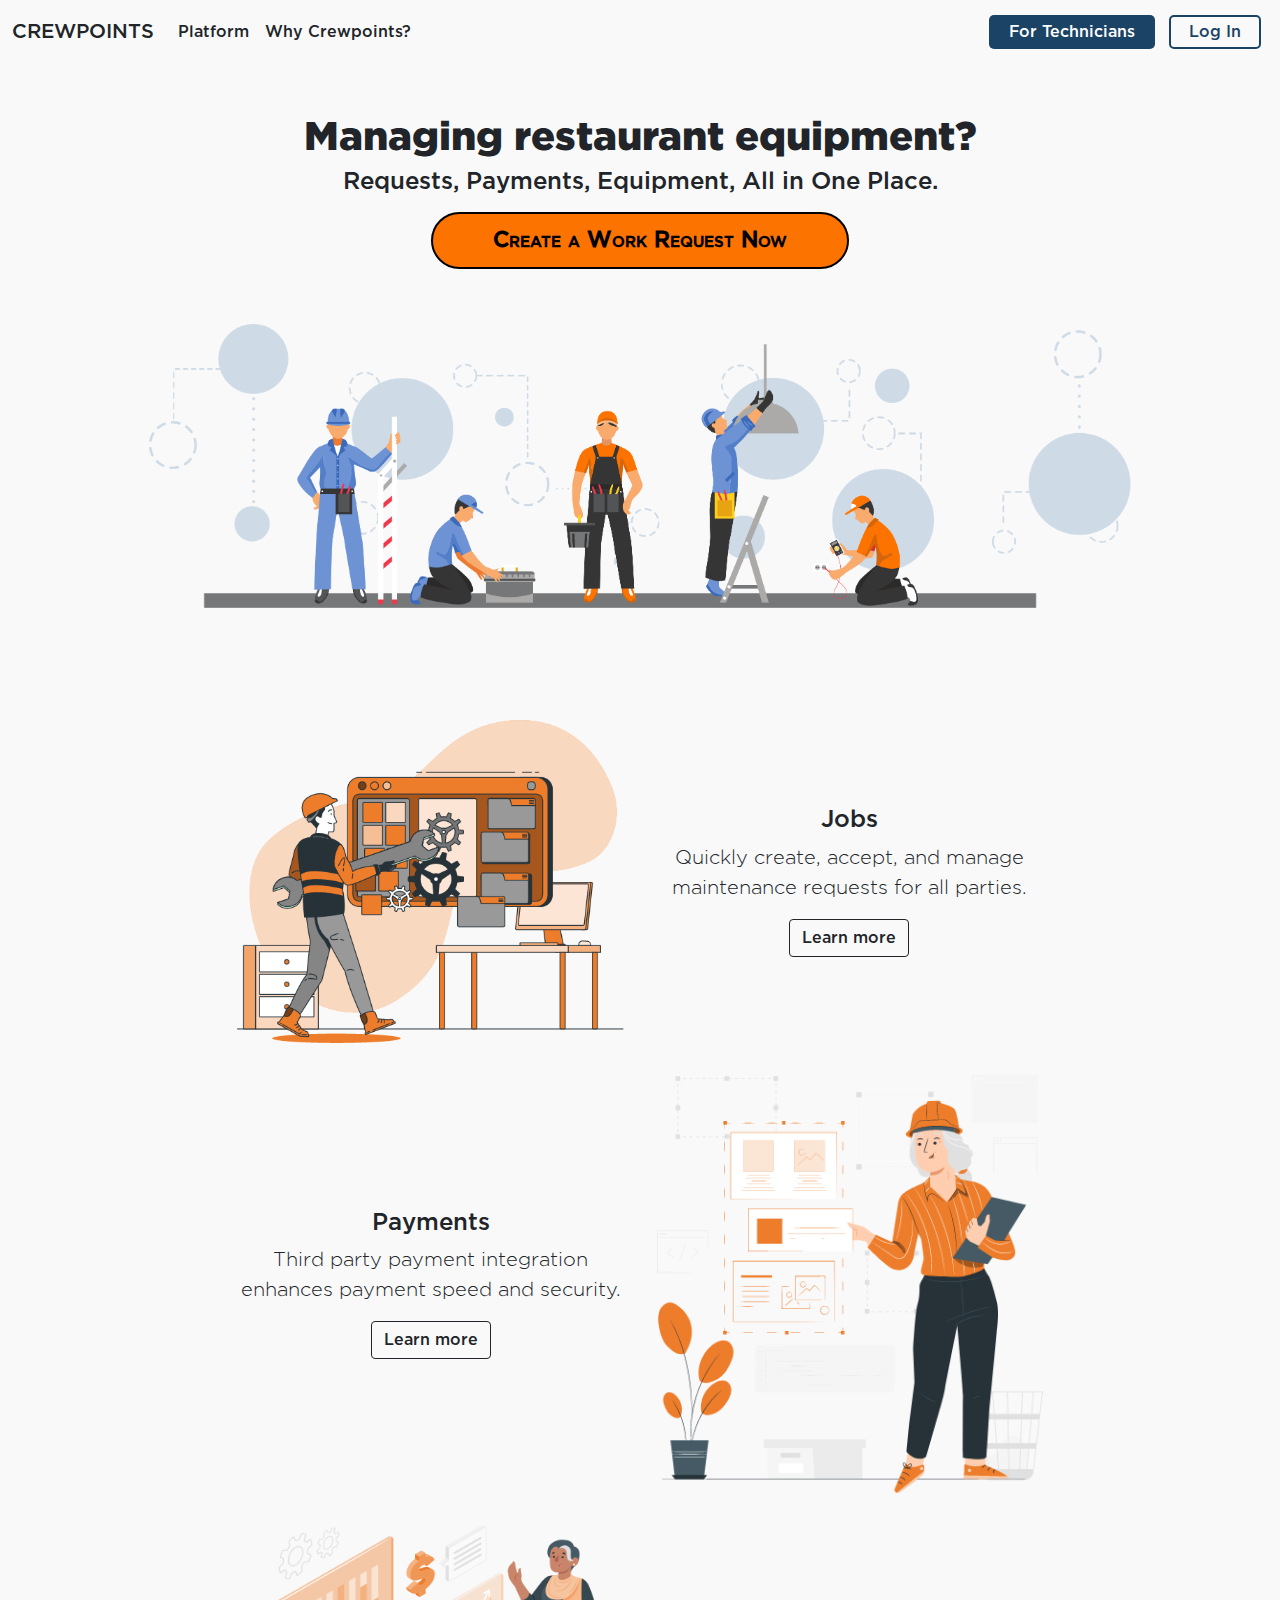
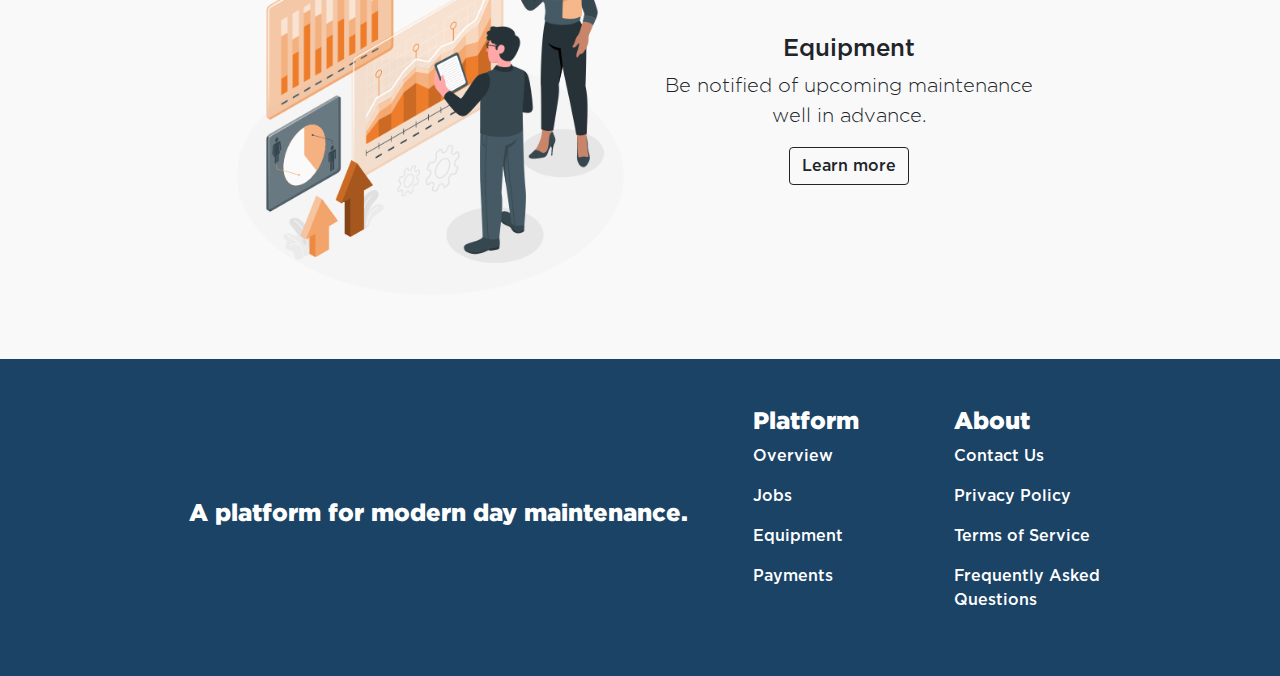
<file: index.html>
<!DOCTYPE html>
<html lang="en">
<head>
    <meta charset="utf-8" />
    <meta name="viewport" content="width=device-width, initial-scale=1.0" />
    <title>Crewpoints - Home</title>
    <link rel="stylesheet" href="/lib/bootstrap/dist/css/bootstrap.min.css" />
    <link rel="stylesheet" href="/css/site.css" />
    <link rel="stylesheet" href="/css/styles.css" />
</head>
<body>
    <div class="container-fluid p-0">
        <main role="main">
            
<!--Navbar-->
<!--Navbar-->
<nav class="platform-navbar navbar navbar-expand-lg navbar-light" id="landing-navbar">
    <div class="container-fluid">
        <!--crewpoints logo-->
        <a class="navbar-brand text-dark" href="/">CREWPOINTS</a>
        <!--toggle collapse button-->
        <button class="navbar-toggler" type="button" data-bs-toggle="collapse" data-bs-target="#navbarsupportedcontent" aria-controls="navbarsupportedcontent" aria-expanded="false" aria-label="toggle navigation">
            <span class="navbar-toggler-icon"></span>
        </button>
        <div class="collapse navbar-collapse" id="navbarsupportedcontent">
            <ul class="navbar-nav me-auto mb-2 mb-lg-0">
                <li class="nav-item">
                    <a class="nav-link text-dark" href="/Home/PlatformDefault">Platform</a>
                </li>
                <li class="nav-item">
                    <a class="nav-link text-dark" href="/Home/WhyCrewpoints">Why Crewpoints?</a>
                </li>
            </ul>
            <div class="d-flex justify-content-center flex-wrap">
                <a href="/Home/ForTech">
                    <input class="filled-btn" type="button" value="For Technicians" />
                </a>
                <a href="https://app.crewpoints.com/Account/Login">
                    <input class="empty-btn" type="button" value="Log In" />
                </a>
            </div>
        </div>
    </div>
</nav>


<style>
    #landing-navbar {
        background-color: #F9F9F9;
    }
</style>

<!--Hero-->
<div class="container-fluid p-0">
    <div class=" hero-top d-flex flex-column justify-content-center align-items-center text-center p-5">
        <h1>Managing restaurant equipment?</h1>
        <h4>
            Requests, Payments, Equipment, All in One Place.
        </h4>
        <a class="try-it-btn" href="https://app.crewpoints.com/ServiceRequests">
            Create a Work Request Now
        </a>
        <div class="row justify-content-center pt-5">
            <div class="col-12 col-md-10">
                <picture>
                    <source media="(max-width:600px)" srcset="/Images/workers-mobile.png">
                    <img class="w-100" src="/Images/workers.png" />
                </picture>
            </div>
        </div>
    </div>


</div>



<!-- Modal -->
<div class="modal fade reqdemocontainer" id="reqdemomodal" tabindex="-1" aria-labelledby="exampleModalLabel" aria-hidden="true">
    <div class="modal-dialog modal-dialog-centered">
        <div class="modal-content container-fluid">
            <div class="d-flex align-items-center justify-content-end">
                <button type="button" class="btn-close pt-3" data-bs-dismiss="modal" aria-label="Close"></button>
            </div>
            <div class="modal-body row justify-content-center">
                <div class="col-10">
                    <h5 class="text-center pb-3">Sign Up for the Crewpoints Beta</h5>
                    <form method="post" action="https://app.crewpoints.com/ContactUs/RequestDemo?redirectUrl=https%3A%2F%2Fcrewpoints.com">
                        <!-- Name inputs -->
                        <div class="form-outline">
                            <label class="form-label m-0" for="reqfname">First Name</label>
                            <input type="text" id="reqfname" class="form-control mb-2" data-val="true" data-val-required="The FirstName field is required." name="FirstName" value="" />
                            <span class="text-danger field-validation-valid" data-valmsg-for="FirstName" data-valmsg-replace="true"></span>

                        </div>
                        <div class="form-outline">
                            <label class="form-label m-0" for="reqlname">Last Name</label>
                            <input type="text" id="reqlname" class="form-control mb-2" data-val="true" data-val-required="The LastName field is required." name="LastName" value="" />
                            <span class="text-danger field-validation-valid" data-valmsg-for="LastName" data-valmsg-replace="true"></span>
                        </div>

                        <!-- Email input -->
                        <div class="form-outline">
                            <label class="form-label m-0" for="reqemail">Business Email</label>
                            <input type="email" id="reqemail" class="form-control mb-2" data-val="true" data-val-required="The Email field is required." name="Email" value="" />
                            <span class="text-danger field-validation-valid" data-valmsg-for="Email" data-valmsg-replace="true"></span>
                        </div>
                        <!--Phone Number-->
                        <div class="form-outline">
                            <label class="form-label m-0" for="phone">Phone Number</label>
                            <input type="text" id="phone" class="form-control mb-2" data-val="true" data-val-required="The PhoneNumber field is required." name="PhoneNumber" value="">
                            <span class="text-danger field-validation-valid" data-valmsg-for="PhoneNumber" data-valmsg-replace="true"></span>
                        </div>
                        <!-- Title input -->
                        <div class="form-outline">
                            <label class="form-label m-0" for="reqtitle">Job Title</label>
                            <input type="text" id="reqtitle" class="form-control mb-2" data-val="true" data-val-required="The JobTitle field is required." name="JobTitle" value="" />
                            <span class="text-danger field-validation-valid" data-valmsg-for="JobTitle" data-valmsg-replace="true"></span>
                        </div>

                        <!-- Company input -->
                        <div class="form-outline">
                            <label class="form-label m-0" for="reqcompany">Company</label>
                            <input type="text" id="reqcompany" class="form-control mb-2" data-val="true" data-val-required="The Company field is required." name="Company" value="" />
                            <span class="text-danger field-validation-valid" data-valmsg-for="Company" data-valmsg-replace="true"></span>
                        </div>
                        <!-- Submit button -->
                        <button type="submit" class="btn filled-btn w-100 mx-0 my-4">Get Your Free Beta</button>
                    <input name="__RequestVerificationToken" type="hidden" value="CfDJ8BjHAna27a5JqKrLF5wTUmhkL94BNAt9y0B5o1hklMx8jFlfpZnHcvh03uR-8xV113d-CoQZYe6Be1H2nQKhMgUiPCngfOw57OlsuZkNvFA5eb05iEUWgxfu5PmCY5WPOjxiNVJKj50GVmY1pc9vKkI" /></form>
                </div>
            </div>
        </div>
    </div>
</div>


<!--Summary of Features-->

<div class="container-fluid my-5 text-center">
    <div class="row justify-content-center align-items-center m-0">
        <div class="col-8 col-lg-4 p-3 ">
            <img class="img-fluid" src="/Images/swe_bro.png" alt="manage requests image" />
        </div>
        <div class="col-8 col-lg-4 p-3">
            <h4>Jobs</h4>
            <p class="features-text">Quickly create, accept, and manage maintenance requests for all parties.</p>
            <a href="/Home/PlatformDefault">
                <input class="btn btn-outline-dark" type="button" value="Learn more" />
            </a>
        </div>
    </div>
    <div class="row justify-content-center align-items-center m-0 d-none d-lg-flex">
        <div class="col-8 col-lg-4 p-3">
            <h4>Payments</h4>
            <p class="features-text">Third party payment integration enhances payment speed and security.</p>
            <a href="/Home/PlatformPayments">
                <input class="btn btn-outline-dark" type="button" value="Learn more" />
            </a>
        </div>
        <div class="col-8 col-lg-4 p-3 ">
            <img class="img-fluid" src="/Images/swe_pana.png" alt="manage payments image" />
        </div>
    </div>
    <!--hidden div-->
    <div class="row justify-content-center align-items-center m-0 d-lg-none">
        <div class="col-8 col-lg-4 p-3 ">
            <img class="img-fluid" src="/Images/swe_pana.png" alt="manage payments image" />
        </div>
        <div class="col-8 col-lg-4 p-3">
            <h4>Payments</h4>
            <p class="features-text">Third party payment integration enhances payment speed and security.</p>
            <a href="/Home/PlatformPayments">
                <input class="btn btn-outline-dark" type="button" value="Learn more" />
            </a>
        </div>
    </div>

    <div class="row justify-content-center align-items-center m-0">
        <div class="col-8 col-lg-4 p-3 ">
            <img class="img-fluid" src="/Images/ba_amico.png" alt="manage assets image" />
        </div>
        <div class="col-8 col-lg-4 p-3">
            <h4>Equipment</h4>
            <p class="features-text">Be notified of upcoming maintenance well in advance.</p>
            <a href="/Home/PlatformAssets">
                <input class="btn btn-outline-dark" type="button" value="Learn more" />
            </a>
        </div>
    </div>
</div>

<!--Client side validation for entry types above-->

<!--Footer-->
<div class="container-fluid custom-footer p-5 text-lg-start text-center">
    <div class="row justify-content-center">
        <div class="col-12 col-lg-6">
            <div class="d-flex align-items-center justify-content-center h-100">
                <h4 class="footer-header">A platform for modern day maintenance.</h4>
            </div>
        </div>
        <div class="col-12 col-lg-2">
            <h4 class="footer-header">Platform</h4>
            <p>
                <a href="/">Overview</a>
            </p>
            <p>
                <a href="/Home/PlatformDefault">Jobs</a>
            </p>
            <p>
                <a href="/Home/PlatformAssets">Equipment</a>
            </p>
            <p>
                <a href="/Home/PlatformPayments">Payments</a>
            </p>
        </div>
        <div class="col-12 col-lg-2 footer-links">
            <h4 class="footer-header">About</h4>
            <p>
                <a href="/Home/ContactUs">Contact Us</a>
            </p>
            <p>
                <a href="/Home/privacypolicy">Privacy Policy</a>
            </p>
            <p>
                <a href="/Home/termsofservice">Terms of Service</a>
            </p>
            <p>
                <a href="/Home/faq">Frequently Asked Questions</a>
            </p>
        </div>
    </div>
</div>

        </main>
    </div>
    <script src="/lib/jquery/dist/jquery.min.js"></script>
    <script src="/lib/bootstrap/dist/js/bootstrap.bundle.min.js"></script>
    <script src="/js/site.js?v=4q1jwFhaPaZgr8WAUSrux6hAuh0XDg9kPS3xIVq36I0"></script>
    <script src="/js/mycrewpoints.js"></script>
    
    
<script src="/lib/jquery-validation/dist/jquery.validate.min.js"></script>
<script src="/lib/jquery-validation-unobtrusive/jquery.validate.unobtrusive.min.js"></script>

</body>
</html>
</file>
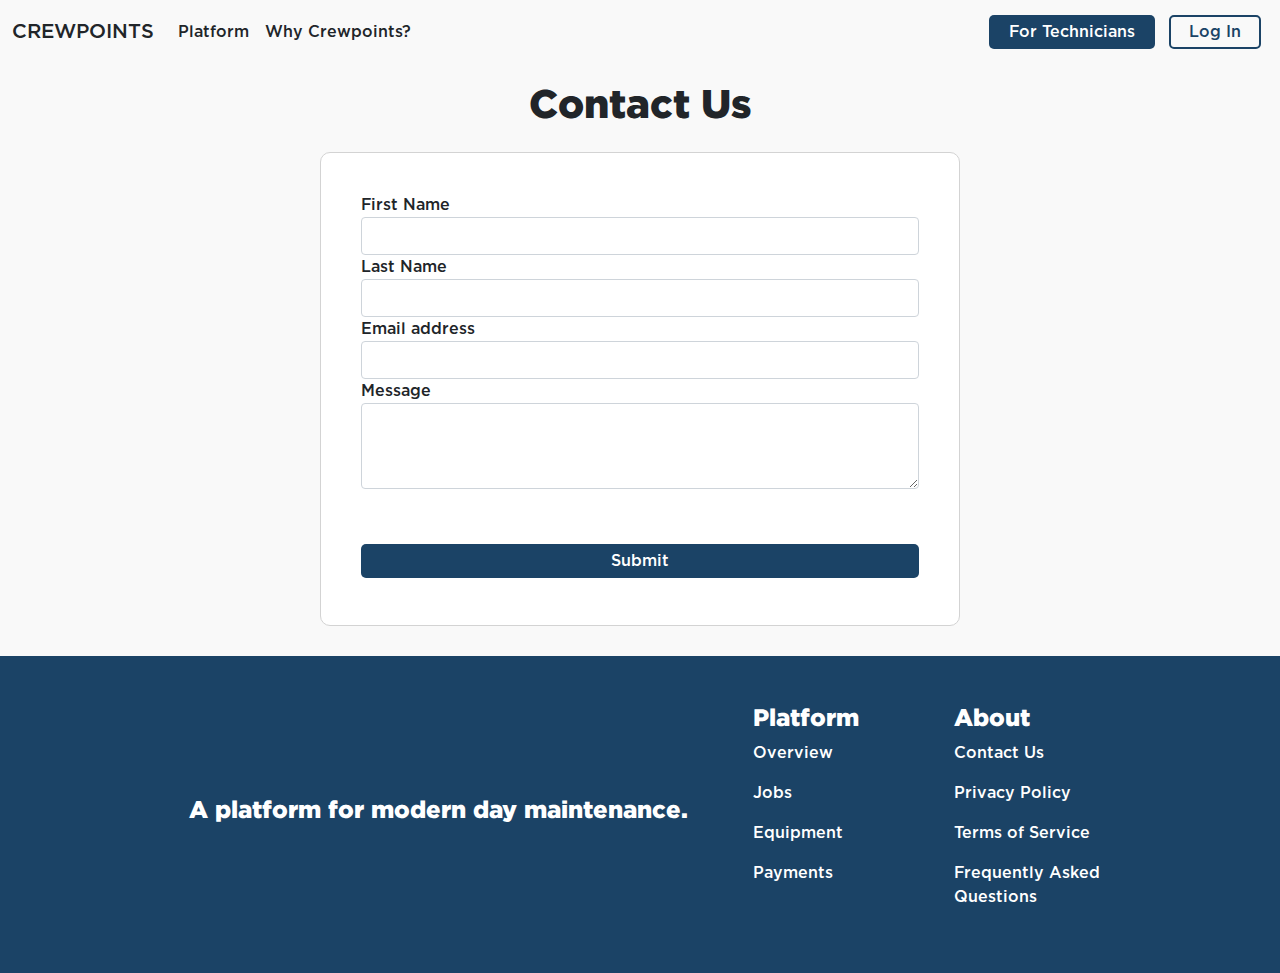
<file: Home/ContactUs.html>
<!DOCTYPE html>
<html lang="en">
<head>
    <meta charset="utf-8" />
    <meta name="viewport" content="width=device-width, initial-scale=1.0" />
    <title>Crewpoints - Contact Us</title>
    <link rel="stylesheet" href="/lib/bootstrap/dist/css/bootstrap.min.css" />
    <link rel="stylesheet" href="/css/site.css" />
    <link rel="stylesheet" href="/css/styles.css" />
    <script src="https://www.google.com/recaptcha/api.js" async defer></script>
</head>
<body>
    <div class="container-fluid p-0">
        <main role="main">
            <!--Navbar-->
<!--Navbar-->
<nav class="platform-navbar navbar navbar-expand-lg navbar-light" id="landing-navbar">
    <div class="container-fluid">
        <!--crewpoints logo-->
        <a class="navbar-brand text-dark" href="/">CREWPOINTS</a>
        <!--toggle collapse button-->
        <button class="navbar-toggler" type="button" data-bs-toggle="collapse" data-bs-target="#navbarsupportedcontent" aria-controls="navbarsupportedcontent" aria-expanded="false" aria-label="toggle navigation">
            <span class="navbar-toggler-icon"></span>
        </button>
        <div class="collapse navbar-collapse" id="navbarsupportedcontent">
            <ul class="navbar-nav me-auto mb-2 mb-lg-0">
                <li class="nav-item">
                    <a class="nav-link text-dark" href="/Home/PlatformDefault">Platform</a>
                </li>
                <li class="nav-item">
                    <a class="nav-link text-dark" href="/Home/WhyCrewpoints">Why Crewpoints?</a>
                </li>
            </ul>
            <div class="d-flex justify-content-center flex-wrap">
                <a href="/Home/ForTech">
                    <input class="filled-btn" type="button" value="For Technicians" />
                </a>
                <a href="https://app.crewpoints.com/Account/Login">
                    <input class="empty-btn" type="button" value="Log In" />
                </a>
            </div>
        </div>
    </div>
</nav>

<!--Title-->
<h1 class="text-center py-3">Contact Us</h1>

<!--Form-->
<div class="container-fluid">
    <div class="row justify-content-center align-items-center">
        <form class="col-10 col-lg-6 contactusform" method="post" action="https://app.crewpoints.com/ContactUs/ContactUs?redirectUrl=https%3A%2F%2Fcrewpoints.com">
            <div class="form-group">
                <label for="contactusfname">First Name</label>
                <input type="text" class="form-control" id="contactusemail" data-val="true" data-val-required="The FirstName field is required." name="FirstName" value="">
                <span class="text-danger field-validation-valid" data-valmsg-for="FirstName" data-valmsg-replace="true"></span>
            </div>
            <div class="form-group">
                <label for="contactuslname">Last Name</label>
                <input type="text" class="form-control" id="contactusemail" data-val="true" data-val-required="The LastName field is required." name="LastName" value="">
                <span class="text-danger field-validation-valid" data-valmsg-for="LastName" data-valmsg-replace="true"></span>
            </div>
            <div class="form-group">
                <label for="contactusemail">Email address</label>
                <input type="email" class="form-control" id="contactusemail" data-val="true" data-val-required="The Email field is required." name="Email" value="">
                <span class="text-danger field-validation-valid" data-valmsg-for="Email" data-valmsg-replace="true"></span>
            </div>
            <div class="form-group">
                <label for="contactusmessage">Message</label>
                <textarea class="form-control" id="contactusmessage" rows="3" data-val="true" data-val-required="The Message field is required." name="Message"></textarea>
                <span class="text-danger field-validation-valid" data-valmsg-for="Message" data-valmsg-replace="true"></span>
            </div>
            <div class="d-flex justify-content-center my-4">
                <div class="g-recaptcha mx-auto" data-sitekey="6LfcIWkbAAAAAD0rl5UiH6srIR4Kd99Px1kn_t0W"></div>
            </div>
            <button type="submit" class="btn filled-btn w-100 mx-0">Submit</button>
            <input name="__RequestVerificationToken" type="hidden" value="CfDJ8BjHAna27a5JqKrLF5wTUmgqB8tO8hd04CBh_fcuAD0OLanq0fZmt6NI5GmCPNBxOCNgJBusNeXjSCCSiEBzaSI87su0d9xT5p3BBuuIxvWcCK_t0G0rtlZB0EJqUGs7671_P7wXWQFg3eEtFTz5-YI" />

        </form>
    </div>
</div>


<!--Client side validation for entry types above-->

<!--Footer-->
<div class="container-fluid custom-footer p-5 text-lg-start text-center">
    <div class="row justify-content-center">
        <div class="col-12 col-lg-6">
            <div class="d-flex align-items-center justify-content-center h-100">
                <h4 class="footer-header">A platform for modern day maintenance.</h4>
            </div>
        </div>
        <div class="col-12 col-lg-2">
            <h4 class="footer-header">Platform</h4>
            <p>
                <a href="/">Overview</a>
            </p>
            <p>
                <a href="/Home/PlatformDefault">Jobs</a>
            </p>
            <p>
                <a href="/Home/PlatformAssets">Equipment</a>
            </p>
            <p>
                <a href="/Home/PlatformPayments">Payments</a>
            </p>
        </div>
        <div class="col-12 col-lg-2 footer-links">
            <h4 class="footer-header">About</h4>
            <p>
                <a href="/Home/ContactUs">Contact Us</a>
            </p>
            <p>
                <a href="/Home/privacypolicy">Privacy Policy</a>
            </p>
            <p>
                <a href="/Home/termsofservice">Terms of Service</a>
            </p>
            <p>
                <a href="/Home/faq">Frequently Asked Questions</a>
            </p>
        </div>
    </div>
</div>

        </main>
    </div>
    <script src="/lib/jquery/dist/jquery.min.js"></script>
    <script src="/lib/bootstrap/dist/js/bootstrap.bundle.min.js"></script>
    <script src="/js/site.js?v=4q1jwFhaPaZgr8WAUSrux6hAuh0XDg9kPS3xIVq36I0"></script>
    <script src="/js/mycrewpoints.js"></script>
    
    
<script src="/lib/jquery-validation/dist/jquery.validate.min.js"></script>
<script src="/lib/jquery-validation-unobtrusive/jquery.validate.unobtrusive.min.js"></script>

</body>
</html>
</file>
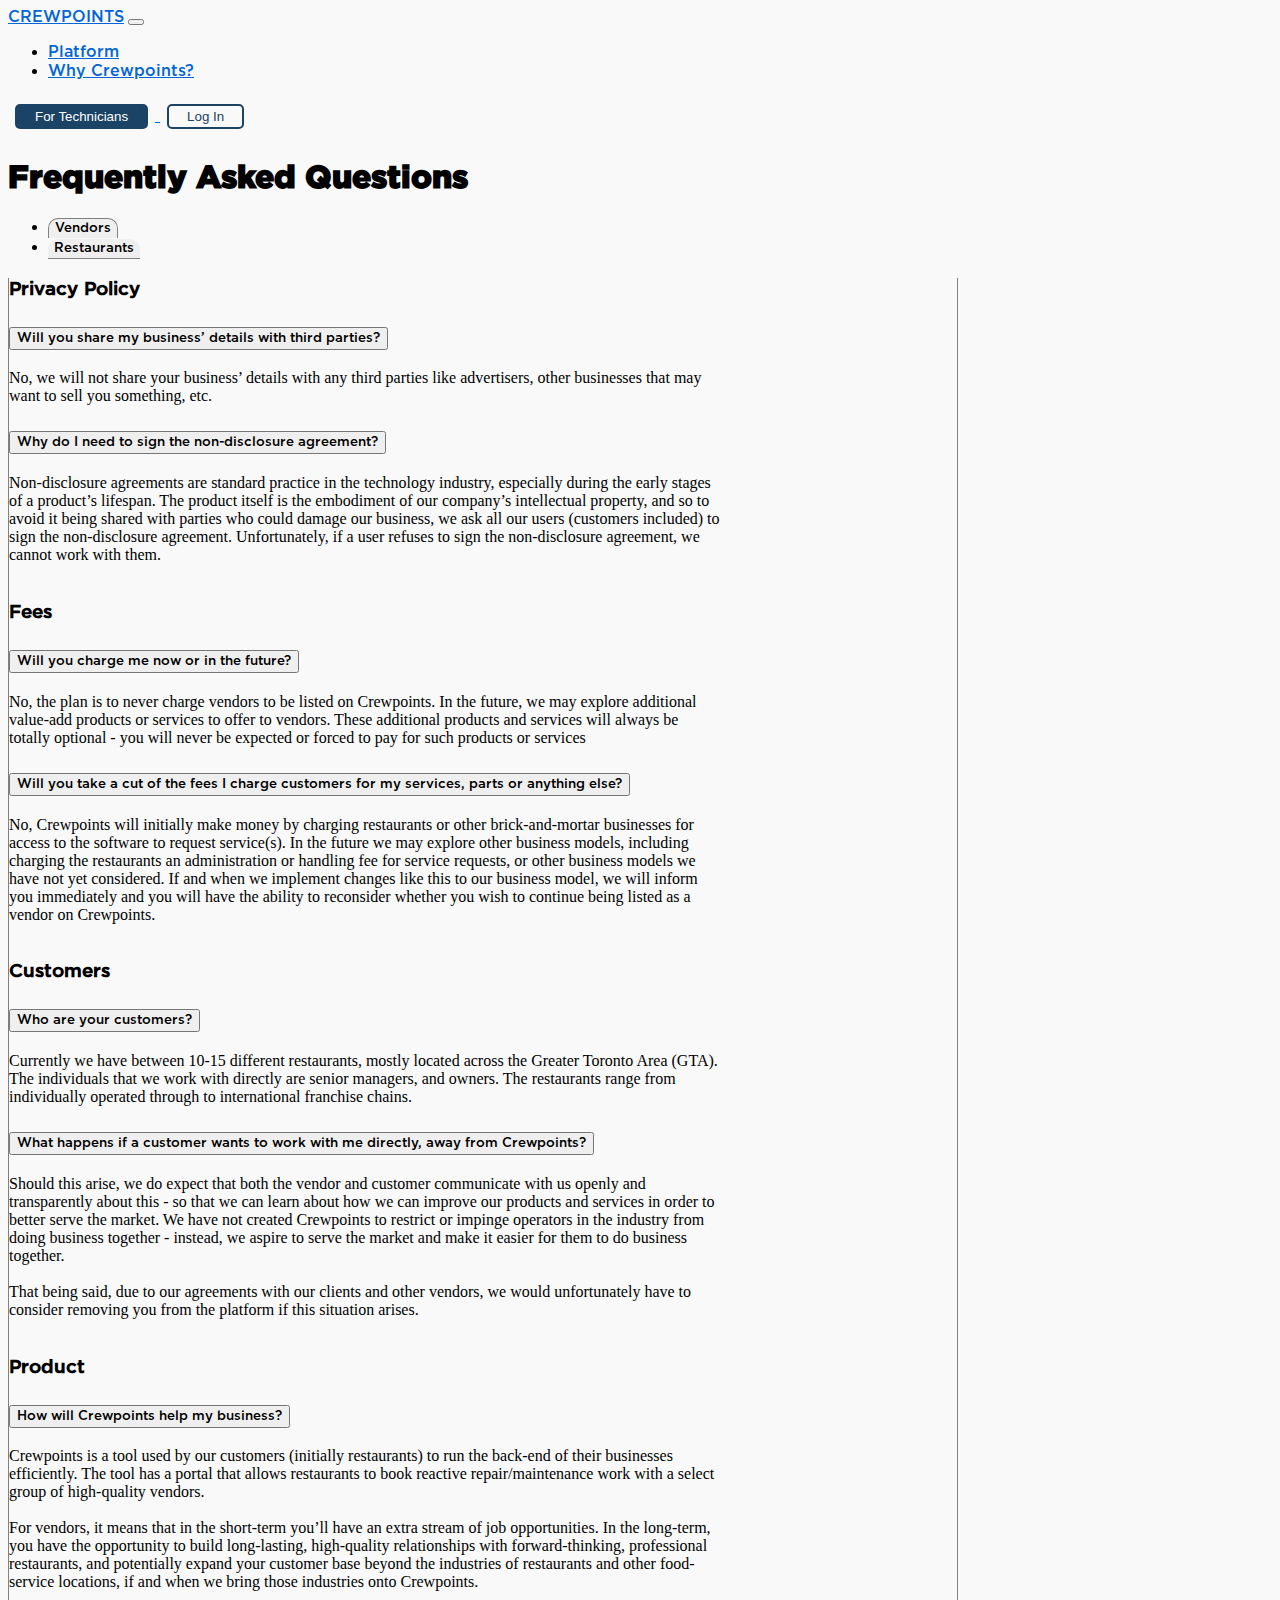
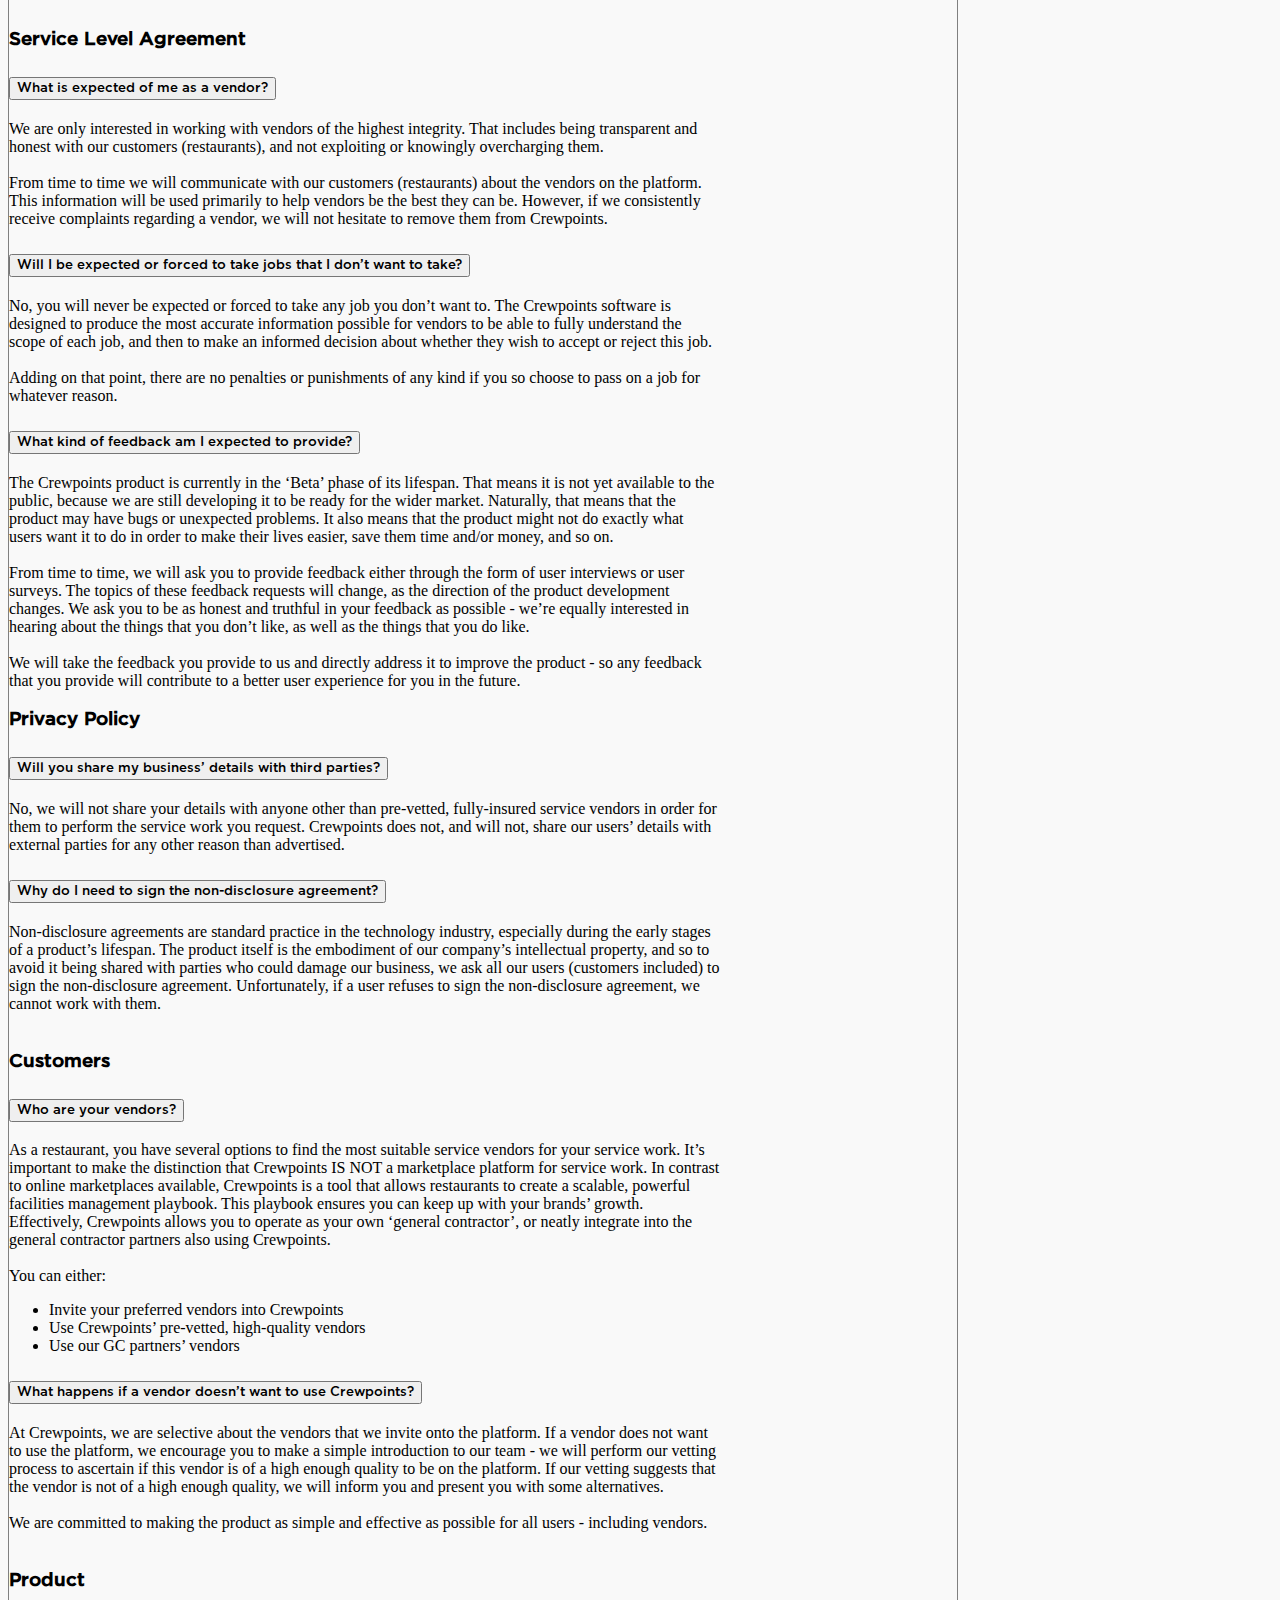
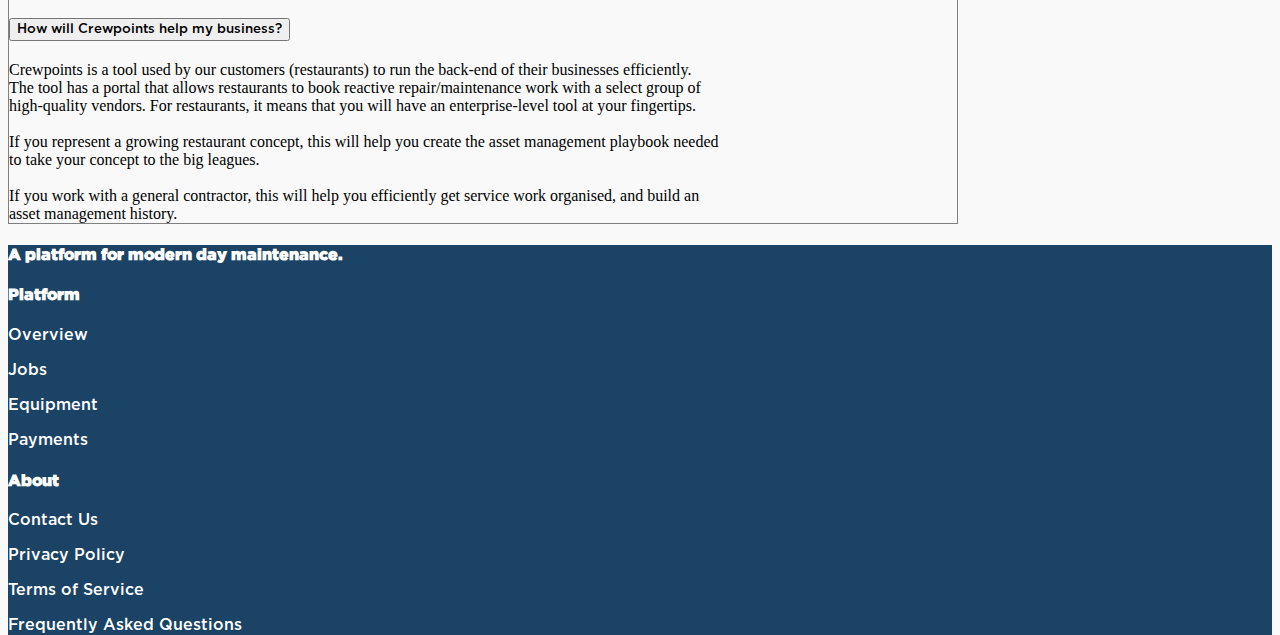
<file: Home/faq.html>
﻿<!DOCTYPE html>

<html lang="en" xmlns="http://www.w3.org/1999/xhtml">
<head>
    <meta charset="utf-8" />
    <meta name="viewport" content="width=device-width, initial-scale=1.0" />
    <title>Crewpoints - Terms of Service</title>
    <link href="https://cdn.jsdelivr.net/npm/bootstrap@5.1.1/dist/css/bootstrap.min.css" rel="stylesheet" integrity="sha384-F3w7mX95PdgyTmZZMECAngseQB83DfGTowi0iMjiWaeVhAn4FJkqJByhZMI3AhiU" crossorigin="anonymous">
    <script src="https://cdnjs.cloudflare.com/ajax/libs/popper.js/1.12.9/umd/popper.min.js" integrity="sha384-ApNbgh9B+Y1QKtv3Rn7W3mgPxhU9K/ScQsAP7hUibX39j7fakFPskvXusvfa0b4Q" crossorigin="anonymous"></script>
    <script src="https://cdn.jsdelivr.net/npm/bootstrap@5.1.1/dist/js/bootstrap.min.js" integrity="sha384-skAcpIdS7UcVUC05LJ9Dxay8AXcDYfBJqt1CJ85S/CFujBsIzCIv+l9liuYLaMQ/" crossorigin="anonymous"></script>
    <link rel="stylesheet" href="/css/site.css" />
    <link rel="stylesheet" href="/css/styles.css" />

</head>
<body>
    <div class="container-fluid p-0">
        <main role="main">
            <!--Navbar-->
            <nav class="platform-navbar navbar navbar-expand-lg navbar-light" id="landing-navbar">
                <div class="container-fluid">
                    <!--crewpoints logo-->
                    <a class="navbar-brand text-dark" href="/">CREWPOINTS</a>
                    <!--toggle collapse button-->
                    <button class="navbar-toggler" type="button" data-bs-toggle="collapse" data-bs-target="#navbarsupportedcontent" aria-controls="navbarsupportedcontent" aria-expanded="false" aria-label="toggle navigation">
                        <span class="navbar-toggler-icon"></span>
                    </button>
                    <div class="collapse navbar-collapse" id="navbarsupportedcontent">
                        <ul class="navbar-nav me-auto mb-2 mb-lg-0">
                            <li class="nav-item">
                                <a class="nav-link text-dark" href="/Home/PlatformDefault">Platform</a>
                            </li>
                            <li class="nav-item">
                                <a class="nav-link text-dark" href="/Home/WhyCrewpoints">Why Crewpoints?</a>
                            </li>
                        </ul>
                        <div class="d-flex justify-content-center flex-wrap">
                            <a href="/Home/ForTech">
                                <input class="filled-btn" type="button" value="For Technicians" />
                            </a>
                            <a href="https://app.crewpoints.com/Account/Login">
                                <input class="empty-btn" type="button" value="Log In" />
                            </a>
                        </div>
                    </div>
                </div>
            </nav>
        </main>
    </div>
    <h1 class="text-center py-3">Frequently Asked Questions</h1>




    <div class="questions-container d-flex align-items-center flex-column mb-5 mx-auto">
        <ul class="nav nav-tabs nav-justified border-0" id="myTab" role="tablist" style="width:75%;">
            <li class="nav-item faq-tab" role="presentation">
                <button class="nav-link faq-button text-dark active p-3 m-0" id="vendor-tab" data-bs-toggle="tab" data-bs-target="#vendortab" type="button" role="tab" aria-controls="vendortab" aria-selected="true">Vendors</button>
            </li>
            <li class="nav-item faq-tab" role="presentation">
                <button class="nav-link faq-button text-dark p-3 m-0" id="res-tab" data-bs-toggle="tab" data-bs-target="#restab" type="button" role="tab" aria-controls="restab" aria-selected="false">Restaurants</button>
            </li>
        </ul>

        <div class="tab-content bg-white pb-4" id="myTabContent" style="width: 75%; border-width: 0px 1px 1px 1px; border-style: solid; border-color: grey;">
            <div class="tab-pane fade show active" id="vendortab" role="tabpanel" aria-labelledby="vendor-tab">
                <div class="accordion w-100 d-flex align-items-center flex-column" id="accordionExample">
                    <h3 class="m-3 text-center">Privacy Policy</h3>
                    <div class="accordion-item">
                        <h2 class="accordion-header" id="headingOne">
                            <button class="accordion-button collapsed" type="button" data-bs-toggle="collapse" data-bs-target="#collapseOne" aria-expanded="false" aria-controls="collapseOne">
                                Will you share my business’ details with third parties?
                            </button>
                        </h2>
                        <div id="collapseOne" class="accordion-collapse collapse" aria-labelledby="headingOne" data-bs-parent="#accordionExample">
                            <div class="accordion-body">
                                No, we will not share your business’ details with any third parties like advertisers, other businesses that may want to sell you something, etc.
                            </div>
                        </div>
                    </div>
                    <div class="accordion-item">
                        <h2 class="accordion-header" id="headingTwo">
                            <button class="accordion-button collapsed" type="button" data-bs-toggle="collapse" data-bs-target="#collapseTwo" aria-expanded="false" aria-controls="collapseTwo">
                                Why do I need to sign the non-disclosure agreement?
                            </button>
                        </h2>
                        <div id="collapseTwo" class="accordion-collapse collapse" aria-labelledby="headingTwo" data-bs-parent="#accordionExample">
                            <div class="accordion-body">
                                Non-disclosure agreements are standard practice in the technology industry, especially during the early stages of a product’s lifespan. The product itself is the embodiment of our company’s intellectual property, and so to avoid it being shared with parties who could damage our business, we ask all our users (customers included) to sign the non-disclosure agreement. Unfortunately, if a user refuses to sign the non-disclosure agreement, we cannot work with them.
                            </div>
                        </div>
                    </div>
                    <br />

                    <h3 class="m-3 text-center">Fees</h3>
                    <div class="accordion-item border">
                        <h2 class="accordion-header" id="headingThree">
                            <button class="accordion-button collapsed" type="button" data-bs-toggle="collapse" data-bs-target="#collapseThree" aria-expanded="false" aria-controls="collapseThree">
                                Will you charge me now or in the future?
                            </button>
                        </h2>
                        <div id="collapseThree" class="accordion-collapse collapse" aria-labelledby="headingThree" data-bs-parent="#accordionExample">
                            <div class="accordion-body">
                                No, the plan is to never charge vendors to be listed on Crewpoints. In the future, we may explore additional value-add products or services to offer to vendors. These additional products and services will always be totally optional - you will never be expected or forced to pay for such products or services
                            </div>
                        </div>
                    </div>
                    <div class="accordion-item">
                        <h2 class="accordion-header" id="headingFour">
                            <button class="accordion-button collapsed" type="button" data-bs-toggle="collapse" data-bs-target="#collapseFour" aria-expanded="false" aria-controls="collapseFour">
                                Will you take a cut of the fees I charge customers for my services, parts or anything else?
                            </button>
                        </h2>
                        <div id="collapseFour" class="accordion-collapse collapse" aria-labelledby="headingFour" data-bs-parent="#accordionExample">
                            <div class="accordion-body">
                                No, Crewpoints will initially make money by charging restaurants or other brick-and-mortar businesses for access to the software to request service(s). In the future we may explore other business models, including charging the restaurants an administration or handling fee for service requests, or other business models we have not yet considered. If and when we implement changes like this to our business model, we will inform you immediately and you will have the ability to reconsider whether you wish to continue being listed as a vendor on Crewpoints.
                            </div>
                        </div>
                    </div>
                    <br />

                    <h3 class="m-3 text-center">Customers</h3>
                    <div class="accordion-item border">
                        <h2 class="accordion-header" id="headingFive">
                            <button class="accordion-button collapsed" type="button" data-bs-toggle="collapse" data-bs-target="#collapseFive" aria-expanded="false" aria-controls="collapseFive">
                                Who are your customers?
                            </button>
                        </h2>
                        <div id="collapseFive" class="accordion-collapse collapse" aria-labelledby="headingFive" data-bs-parent="#accordionExample">
                            <div class="accordion-body">
                                Currently we have between 10-15 different restaurants, mostly located across the Greater Toronto Area (GTA). The individuals that we work with directly are senior managers, and owners. The restaurants range from individually operated through to international franchise chains.
                            </div>
                        </div>
                    </div>
                    <div class="accordion-item">
                        <h2 class="accordion-header" id="headingSix">
                            <button class="accordion-button collapsed" type="button" data-bs-toggle="collapse" data-bs-target="#collapseSix" aria-expanded="false" aria-controls="collapseSix">
                                What happens if a customer wants to work with me directly, away from Crewpoints?
                            </button>
                        </h2>
                        <div id="collapseSix" class="accordion-collapse collapse" aria-labelledby="headingSix" data-bs-parent="#accordionExample">
                            <div class="accordion-body">
                                Should this arise, we do expect that both the vendor and customer communicate with us openly and transparently about this - so that we can learn about how we can improve our products and services in order to better serve the market. We have not created Crewpoints to restrict or impinge operators in the industry from doing business together - instead, we aspire to serve the market and make it easier for them to do business together.
                                <br />
                                <br />
                                That being said, due to our agreements with our clients and other vendors, we would unfortunately have to consider removing you from the platform if this situation arises.

                            </div>
                        </div>
                    </div>
                    <br />


                    <h3 class="m-3 text-center">Product</h3>
                    <div class="accordion-item border">
                        <h2 class="accordion-header" id="headingSeven">
                            <button class="accordion-button collapsed" type="button" data-bs-toggle="collapse" data-bs-target="#collapseSeven" aria-expanded="false" aria-controls="collapseSeven">
                                How will Crewpoints help my business?
                            </button>
                        </h2>
                        <div id="collapseSeven" class="accordion-collapse collapse" aria-labelledby="headingSeven" data-bs-parent="#accordionExample">
                            <div class="accordion-body">
                                Crewpoints is a tool used by our customers (initially restaurants) to run the back-end of their businesses efficiently. The tool has a portal that allows restaurants to book reactive repair/maintenance work with a select group of high-quality vendors.
                                <br />
                                <br />
                                For vendors, it means that in the short-term you’ll have an extra stream of job opportunities. In the long-term, you have the opportunity to build long-lasting, high-quality relationships with forward-thinking, professional restaurants, and potentially expand your customer base beyond the industries of restaurants and other food-service locations, if and when we bring those industries onto Crewpoints.
                            </div>
                        </div>
                    </div>
                    <br />

                    <h3 class="m-3 text-center">Service Level Agreement</h3>
                    <div class="accordion-item border">
                        <h2 class="accordion-header" id="headingEight">
                            <button class="accordion-button collapsed" type="button" data-bs-toggle="collapse" data-bs-target="#collapseEight" aria-expanded="false" aria-controls="collapseEight">
                                What is expected of me as a vendor?
                            </button>
                        </h2>
                        <div id="collapseEight" class="accordion-collapse collapse" aria-labelledby="headingEight" data-bs-parent="#accordionExample">
                            <div class="accordion-body">
                                We are only interested in working with vendors of the highest integrity. That includes being transparent and honest with our customers (restaurants), and not exploiting or knowingly overcharging them.
                                <br />
                                <br />
                                From time to time we will communicate with our customers (restaurants) about the vendors on the platform. This information will be used primarily to help vendors be the best they can be. However, if we consistently receive complaints regarding a vendor, we will not hesitate to remove them from Crewpoints.
                            </div>
                        </div>
                    </div>
                    <div class="accordion-item">
                        <h2 class="accordion-header" id="headingNine">
                            <button class="accordion-button collapsed" type="button" data-bs-toggle="collapse" data-bs-target="#collapseNine" aria-expanded="false" aria-controls="collapseNine">
                                Will I be expected or forced to take jobs that I don’t want to take?
                            </button>
                        </h2>
                        <div id="collapseNine" class="accordion-collapse collapse" aria-labelledby="headingNine" data-bs-parent="#accordionExample">
                            <div class="accordion-body">
                                No, you will never be expected or forced to take any job you don’t want to. The Crewpoints software is designed to produce the most accurate information possible for vendors to be able to fully understand the scope of each job, and then to make an informed decision about whether they wish to accept or reject this job.
                                <br />
                                <br />
                                Adding on that point, there are no penalties or punishments of any kind if you so choose to pass on a job for whatever reason.
                            </div>
                        </div>
                    </div>
                    <div class="accordion-item">
                        <h2 class="accordion-header" id="headingTen">
                            <button class="accordion-button collapsed" type="button" data-bs-toggle="collapse" data-bs-target="#collapseTen" aria-expanded="false" aria-controls="collapseTen">
                                What kind of feedback am I expected to provide?
                            </button>
                        </h2>
                        <div id="collapseTen" class="accordion-collapse collapse" aria-labelledby="headingTen" data-bs-parent="#accordionExample">
                            <div class="accordion-body">
                                The Crewpoints product is currently in the ‘Beta’ phase of its lifespan. That means it is not yet available to the public, because we are still developing it to be ready for the wider market. Naturally, that means that the product may have bugs or unexpected problems. It also means that the product might not do exactly what users want it to do in order to make their lives easier, save them time and/or money, and so on.
                                <br />
                                <br />
                                From time to time, we will ask you to provide feedback either through the form of user interviews or user surveys. The topics of these feedback requests will change, as the direction of the product development changes. We ask you to be as honest and truthful in your feedback as possible - we’re equally interested in hearing about the things that you don’t like, as well as the things that you do like.
                                <br />
                                <br>
                                We will take the feedback you provide to us and directly address it to improve the product - so any feedback that you provide will contribute to a better user experience for you in the future.
                            </div>
                        </div>
                    </div>
                </div>
            </div>
            <div class="tab-pane fade" id="restab" role="tabpanel" aria-labelledby="res-tab">

                <div class="accordion w-100 d-flex align-items-center flex-column" id="accordionExample">
                    <h3 class="m-3 text-center">Privacy Policy</h3>
                    <div class="accordion-item border">
                        <h2 class="accordion-header" id="heading11">
                            <button class="accordion-button collapsed" type="button" data-bs-toggle="collapse" data-bs-target="#collapse11" aria-expanded="false" aria-controls="collapse11">
                                Will you share my business’ details with third parties?
                            </button>
                        </h2>
                        <div id="collapse11" class="accordion-collapse collapse" aria-labelledby="heading11" data-bs-parent="#accordionExample">
                            <div class="accordion-body">
                                No, we will not share your details with anyone other than pre-vetted, fully-insured service vendors in order for them to perform the service work you request. Crewpoints does not, and will not, share our users’ details with external parties for any other reason than advertised.
                            </div>
                        </div>
                    </div>
                    <div class="accordion-item">
                        <h2 class="accordion-header" id="heading12">
                            <button class="accordion-button collapsed" type="button" data-bs-toggle="collapse" data-bs-target="#collapse12" aria-expanded="false" aria-controls="collapse12">
                                Why do I need to sign the non-disclosure agreement?
                            </button>
                        </h2>
                        <div id="collapse12" class="accordion-collapse collapse" aria-labelledby="heading12" data-bs-parent="#accordionExample">
                            <div class="accordion-body">
                                Non-disclosure agreements are standard practice in the technology industry, especially during the early stages of a product’s lifespan. The product itself is the embodiment of our company’s intellectual property, and so to avoid it being shared with parties who could damage our business, we ask all our users (customers included) to sign the non-disclosure agreement. Unfortunately, if a user refuses to sign the non-disclosure agreement, we cannot work with them.
                            </div>
                        </div>
                    </div>
                    <br />

                    <h3 class="m-3 text-center">Customers</h3>
                    <div class="accordion-item border">
                        <h2 class="accordion-header" id="heading13">
                            <button class="accordion-button collapsed" type="button" data-bs-toggle="collapse" data-bs-target="#collapse13" aria-expanded="false" aria-controls="collapse13">
                                Who are your vendors?
                            </button>
                        </h2>
                        <div id="collapse13" class="accordion-collapse collapse" aria-labelledby="heading13" data-bs-parent="#accordionExample">
                            <div class="accordion-body">
                                As a restaurant, you have several options to find the most suitable service vendors for your service work. It’s important to make the distinction that Crewpoints IS NOT a marketplace platform for service work. In contrast to online marketplaces available, Crewpoints is a tool that allows restaurants to create a scalable, powerful facilities management playbook. This playbook ensures you can keep up with your brands’ growth. Effectively, Crewpoints allows you to operate as your own ‘general contractor’, or neatly integrate into the general contractor partners also using Crewpoints.
                                <br />
                                <br />
                                You can either:
                                <ul>
                                    <li>Invite your preferred vendors into Crewpoints</li>
                                    <li>Use Crewpoints’ pre-vetted, high-quality vendors</li>
                                    <li>Use our GC partners’ vendors</li>
                                </ul>
                            </div>
                        </div>
                    </div>
                    <div class="accordion-item">
                        <h2 class="accordion-header" id="heading14">
                            <button class="accordion-button collapsed" type="button" data-bs-toggle="collapse" data-bs-target="#collapse14" aria-expanded="false" aria-controls="collapse14">
                                What happens if a vendor doesn’t want to use Crewpoints?
                            </button>
                        </h2>
                        <div id="collapse14" class="accordion-collapse collapse" aria-labelledby="heading14" data-bs-parent="#accordionExample">
                            <div class="accordion-body">
                                At Crewpoints, we are selective about the vendors that we invite onto the platform. If a vendor does not want to use the platform, we encourage you to make a simple introduction to our team - we will perform our vetting process to ascertain if this vendor is of a high enough quality to be on the platform. If our vetting suggests that the vendor is not of a high enough quality, we will inform you and present you with some alternatives.
                                <br />
                                <br />
                                We are committed to making the product as simple and effective as possible for all users - including vendors.
                            </div>
                        </div>
                    </div>
                    <br />

                    <h3 class="m-3 text-center">Product</h3>
                    <div class="accordion-item border">
                        <h2 class="accordion-header" id="heading15">
                            <button class="accordion-button collapsed" type="button" data-bs-toggle="collapse" data-bs-target="#collapse15" aria-expanded="false" aria-controls="collapse15">
                                How will Crewpoints help my business?
                            </button>
                        </h2>
                        <div id="collapse15" class="accordion-collapse collapse" aria-labelledby="heading15" data-bs-parent="#accordionExample">
                            <div class="accordion-body">
                                Crewpoints is a tool used by our customers (restaurants) to run the back-end of their businesses efficiently. The tool has a portal that allows restaurants to book reactive repair/maintenance work with a select group of high-quality vendors.
                                For restaurants, it means that you will have an enterprise-level tool at your fingertips.
                                <br />
                                <br />
                                If you represent a growing restaurant concept, this will help you create the asset management playbook needed to take your concept to the big leagues.
                                <br />
                                <br />
                                If you work with a general contractor, this will help you efficiently get service work organised, and build an asset management history.
                            </div>
                        </div>
                    </div>
                </div>
            </div>
        </div>
    </div>
    <!--Footer-->
    <div class="container-fluid custom-footer p-5 text-lg-start text-center">
        <div class="row justify-content-center">
            <div class="col-12 col-lg-6">
                <div class="d-flex align-items-center justify-content-center h-100">
                    <h4 class="footer-header">A platform for modern day maintenance.</h4>
                </div>
            </div>
            <div class="col-12 col-lg-2">
                <h4 class="footer-header">Platform</h4>
                <p>
                    <a href="/">Overview</a>
                </p>
                <p>
                    <a href="/Home/PlatformDefault">Jobs</a>
                </p>
                <p>
                    <a href="/Home/PlatformAssets">Equipment</a>
                </p>
                <p>
                    <a href="/Home/PlatformPayments">Payments</a>
                </p>
            </div>
            <div class="col-12 col-lg-2 footer-links">
                <h4 class="footer-header">About</h4>
                <p>
                    <a href="/Home/ContactUs">Contact Us</a>
                </p>
                <p>
                    <a href="/Home/privacypolicy">Privacy Policy</a>
                </p>
                <p>
                    <a href="/Home/termsofservice">Terms of Service</a>
                </p>
                <p>
                    <a href="/Home/faq">Frequently Asked Questions</a>
                </p>
            </div>
        </div>
    </div>
</body>
</html>
</file>
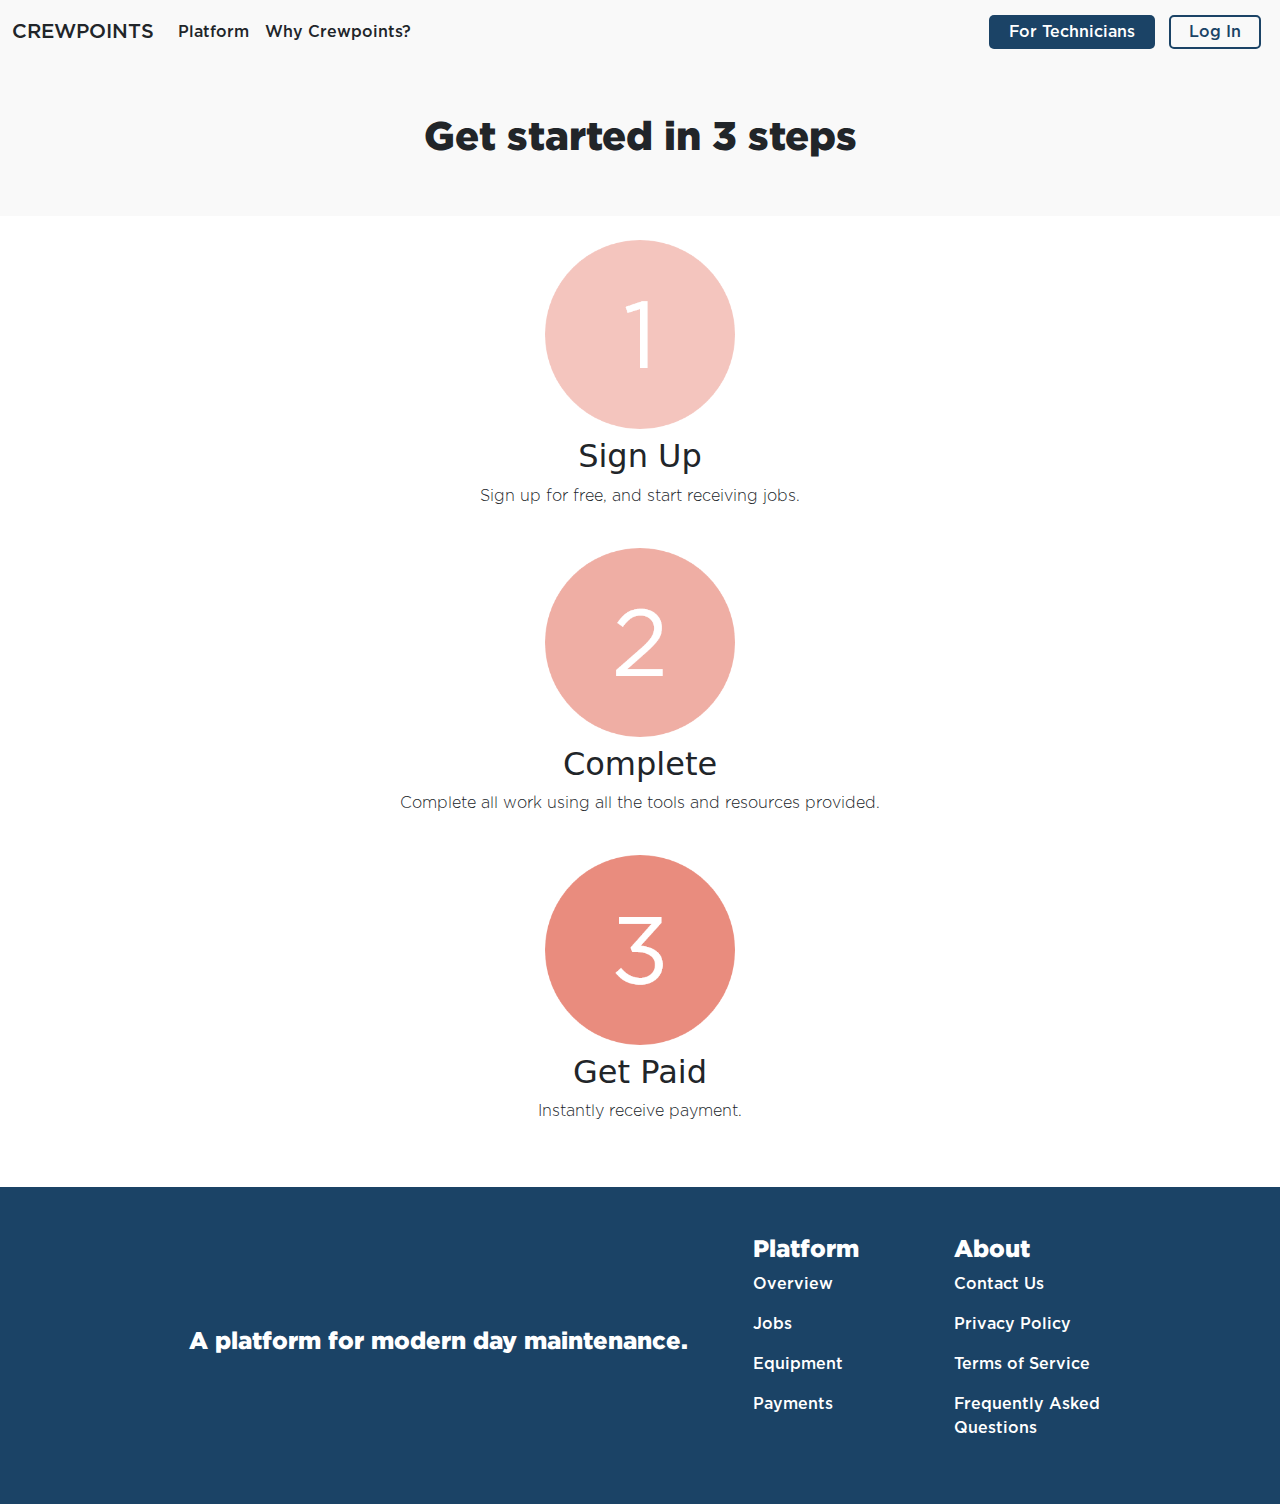
<file: Home/ForTech.html>
<!DOCTYPE html>
<html lang="en">
<head>
    <meta charset="utf-8" />
    <meta name="viewport" content="width=device-width, initial-scale=1.0" />
    <title>Crewpoints - Technicians</title>
    <link rel="stylesheet" href="/lib/bootstrap/dist/css/bootstrap.min.css" />
    <link rel="stylesheet" href="/css/site.css" />
    <link rel="stylesheet" href="/css/styles.css" />
</head>
<body>
    <div class="container-fluid p-0">
        <main role="main">
            <!--Navbar-->
<!--Navbar-->
<nav class="platform-navbar navbar navbar-expand-lg navbar-light" id="landing-navbar">
    <div class="container-fluid">
        <!--crewpoints logo-->
        <a class="navbar-brand text-dark" href="/">CREWPOINTS</a>
        <!--toggle collapse button-->
        <button class="navbar-toggler" type="button" data-bs-toggle="collapse" data-bs-target="#navbarsupportedcontent" aria-controls="navbarsupportedcontent" aria-expanded="false" aria-label="toggle navigation">
            <span class="navbar-toggler-icon"></span>
        </button>
        <div class="collapse navbar-collapse" id="navbarsupportedcontent">
            <ul class="navbar-nav me-auto mb-2 mb-lg-0">
                <li class="nav-item">
                    <a class="nav-link text-dark" href="/Home/PlatformDefault">Platform</a>
                </li>
                <li class="nav-item">
                    <a class="nav-link text-dark" href="/Home/WhyCrewpoints">Why Crewpoints?</a>
                </li>
            </ul>
            <div class="d-flex justify-content-center flex-wrap">
                <a href="/Home/ForTech">
                    <input class="filled-btn" type="button" value="For Technicians" />
                </a>
                <a href="https://app.crewpoints.com/Account/Login">
                    <input class="empty-btn" type="button" value="Log In" />
                </a>
            </div>
        </div>
    </div>
</nav>

<!--Title-->
<h1 class="text-center py-5">Get started in 3 steps</h1>

<!--Body-->
<div class="container-fluid bg-white">


    <div class="row justify-content-center">
        <div class="col-4 col-sm-2 text-center pt-4 pb-2">
            <img class="img-fluid" src="/Images/1.png" />
        </div>
    </div>
    <div class="row justify-content-center">
        <div class="col-6 text-center">
            <h2>Sign Up</h2>
        </div>
    </div>
    <div class="row justify-content-center">
        <div class="col-6 text-center">
            <p>Sign up for free, and start receiving jobs.</p>
        </div>
    </div>


    <div class="row justify-content-center">
        <div class="col-4 col-sm-2 text-center pt-4 pb-2">
            <img class="img-fluid" src="/Images/2.png" />
        </div>
    </div>
    <div class="row justify-content-center">
        <div class="col-6 text-center">
            <h2>Complete</h2>
        </div>
    </div>
    <div class="row justify-content-center">
        <div class="col-6 text-center">
            <p>Complete all work using all the tools and resources provided.</p>
        </div>
    </div>


    <div class="row justify-content-center">
        <div class="col-4 col-sm-2 text-center pt-4 pb-2">
            <img class="img-fluid" src="/Images/3.png" />
        </div>
    </div>
    <div class="row justify-content-center">
        <div class="col-6 text-center">
            <h2>Get Paid</h2>
        </div>
    </div>
    <div class="row justify-content-center pb-5">
        <div class="col-6 text-center">
            <p>Instantly receive payment.</p>
        </div>
    </div>
</div>


<!--Footer-->
<div class="container-fluid custom-footer p-5 text-lg-start text-center">
    <div class="row justify-content-center">
        <div class="col-12 col-lg-6">
            <div class="d-flex align-items-center justify-content-center h-100">
                <h4 class="footer-header">A platform for modern day maintenance.</h4>
            </div>
        </div>
        <div class="col-12 col-lg-2">
            <h4 class="footer-header">Platform</h4>
            <p>
                <a href="/">Overview</a>
            </p>
            <p>
                <a href="/Home/PlatformDefault">Jobs</a>
            </p>
            <p>
                <a href="/Home/PlatformAssets">Equipment</a>
            </p>
            <p>
                <a href="/Home/PlatformPayments">Payments</a>
            </p>
        </div>
        <div class="col-12 col-lg-2 footer-links">
            <h4 class="footer-header">About</h4>
            <p>
                <a href="/Home/ContactUs">Contact Us</a>
            </p>
            <p>
                <a href="/Home/privacypolicy">Privacy Policy</a>
            </p>
            <p>
                <a href="/Home/termsofservice">Terms of Service</a>
            </p>
            <p>
                <a href="/Home/faq">Frequently Asked Questions</a>
            </p>
        </div>
    </div>
</div>

        </main>
    </div>
    <script src="/lib/jquery/dist/jquery.min.js"></script>
    <script src="/lib/bootstrap/dist/js/bootstrap.bundle.min.js"></script>
    <script src="/js/site.js?v=4q1jwFhaPaZgr8WAUSrux6hAuh0XDg9kPS3xIVq36I0"></script>
    <script src="/js/mycrewpoints.js"></script>
    
    
</body>
</html>
</file>
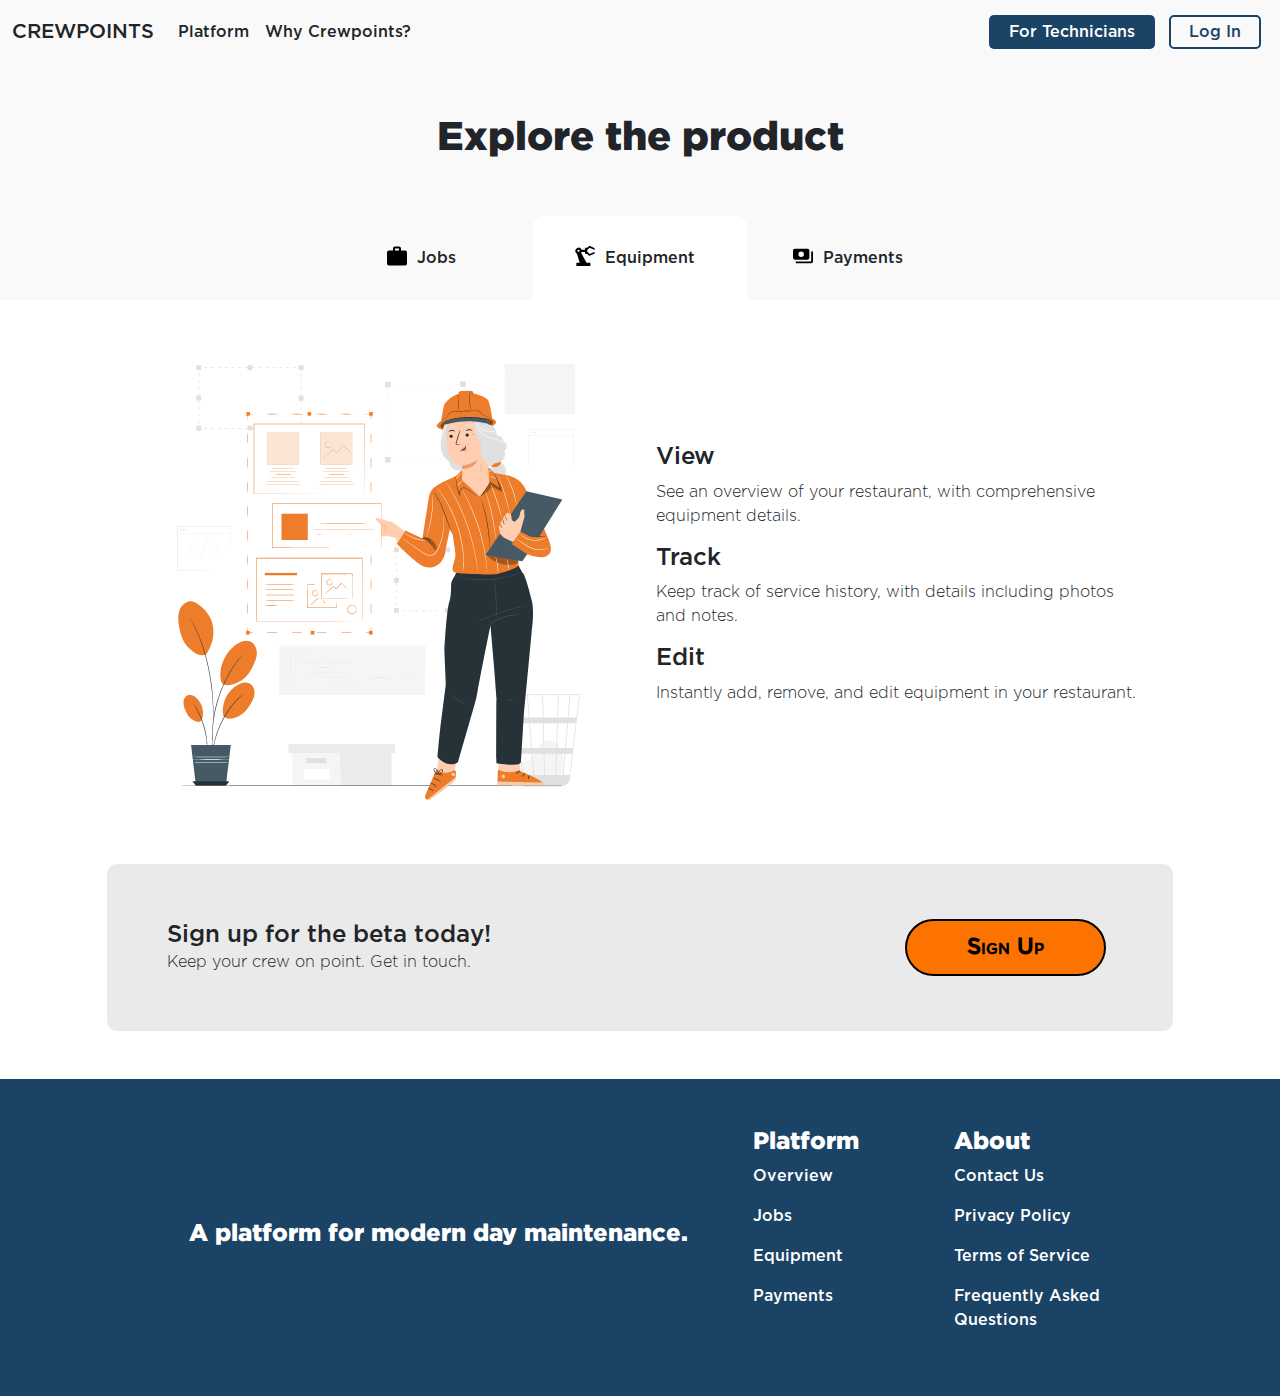
<file: Home/PlatformAssets.html>
<!DOCTYPE html>
<html lang="en">
<head>
    <meta charset="utf-8" />
    <meta name="viewport" content="width=device-width, initial-scale=1.0" />
    <title>Crewpoints - Platform Assets</title>
    <link rel="stylesheet" href="/lib/bootstrap/dist/css/bootstrap.min.css" />
    <link rel="stylesheet" href="/css/site.css" />
    <link rel="stylesheet" href="/css/styles.css" />
</head>
<body>
    <div class="container-fluid p-0">
        <main role="main">
            <!--Navbar-->
<!--Navbar-->
<nav class="platform-navbar navbar navbar-expand-lg navbar-light" id="landing-navbar">
    <div class="container-fluid">
        <!--crewpoints logo-->
        <a class="navbar-brand text-dark" href="/">CREWPOINTS</a>
        <!--toggle collapse button-->
        <button class="navbar-toggler" type="button" data-bs-toggle="collapse" data-bs-target="#navbarsupportedcontent" aria-controls="navbarsupportedcontent" aria-expanded="false" aria-label="toggle navigation">
            <span class="navbar-toggler-icon"></span>
        </button>
        <div class="collapse navbar-collapse" id="navbarsupportedcontent">
            <ul class="navbar-nav me-auto mb-2 mb-lg-0">
                <li class="nav-item">
                    <a class="nav-link text-dark" href="/Home/PlatformDefault">Platform</a>
                </li>
                <li class="nav-item">
                    <a class="nav-link text-dark" href="/Home/WhyCrewpoints">Why Crewpoints?</a>
                </li>
            </ul>
            <div class="d-flex justify-content-center flex-wrap">
                <a href="/Home/ForTech">
                    <input class="filled-btn" type="button" value="For Technicians" />
                </a>
                <a href="https://app.crewpoints.com/Account/Login">
                    <input class="empty-btn" type="button" value="Log In" />
                </a>
            </div>
        </div>
    </div>
</nav>


<!--Title-->
<h1 class="text-center py-5">Explore the product</h1>

<!-- Modal -->
<div class="modal fade reqdemocontainer" id="reqdemomodal" tabindex="-1" aria-labelledby="exampleModalLabel" aria-hidden="true">
    <div class="modal-dialog modal-dialog-centered">
        <div class="modal-content container-fluid">
            <div class="d-flex align-items-center justify-content-end">
                <button type="button" class="btn-close pt-3" data-bs-dismiss="modal" aria-label="Close"></button>
            </div>

            <div class="modal-body row justify-content-center">
                <div class="col-10">
                    <h5 class="text-center pb-3">Sign Up for the Crewpoints Beta</h5>
<form action="/?redirectUrl=%2FHome%2FPlatformDefault" method="post">                        <!-- Name inputs -->
                        <div class="form-outline">
                            <label class="form-label m-0" for="reqfname">First Name</label>
                            <input type="text" id="reqfname" class="form-control mb-2" data-val="true" data-val-required="The FirstName field is required." name="FirstName" value="" />
                            <span class="text-danger field-validation-valid" data-valmsg-for="FirstName" data-valmsg-replace="true"></span>

                        </div>
                        <div class="form-outline">
                            <label class="form-label m-0" for="reqlname">Last Name</label>
                            <input type="text" id="reqlname" class="form-control mb-2" data-val="true" data-val-required="The LastName field is required." name="LastName" value="" />
                            <span class="text-danger field-validation-valid" data-valmsg-for="LastName" data-valmsg-replace="true"></span>
                        </div>
                        <!-- Email input -->
                        <div class="form-outline">
                            <label class="form-label m-0" for="reqemail">Business Email</label>
                            <input type="email" id="reqemail" class="form-control mb-2" data-val="true" data-val-required="The Email field is required." name="Email" value="" />
                            <span class="text-danger field-validation-valid" data-valmsg-for="Email" data-valmsg-replace="true"></span>
                        </div>
                        <!--Phone Number-->
                        <div class="form-outline">
                            <label class="form-label m-0" for="phone">Phone Number</label>
                            <input type="text" id="phone" class="form-control mb-2" data-val="true" data-val-required="The PhoneNumber field is required." name="PhoneNumber" value="">
                            <span class="text-danger field-validation-valid" data-valmsg-for="PhoneNumber" data-valmsg-replace="true"></span>
                        </div>
                        <!-- Title input -->
                        <div class="form-outline">
                            <label class="form-label m-0" for="reqtitle">Job Title</label>
                            <input type="text" id="reqtitle" class="form-control mb-2" data-val="true" data-val-required="The JobTitle field is required." name="JobTitle" value="" />
                            <span class="text-danger field-validation-valid" data-valmsg-for="JobTitle" data-valmsg-replace="true"></span>
                        </div>
                        <!-- Company input -->
                        <div class="form-outline">
                            <label class="form-label m-0" for="reqcompany">Company</label>
                            <input type="text" id="reqcompany" class="form-control mb-2" data-val="true" data-val-required="The Company field is required." name="Company" value="" />
                            <span class="text-danger field-validation-valid" data-valmsg-for="Company" data-valmsg-replace="true"></span>
                        </div>
                        <!-- Submit button -->
                        <button type="submit" class="btn filled-btn w-100 mx-0 my-4">Get Your Free Beta</button>
</form>                </div>
            </div>
        </div>
    </div>
</div>


<!--Tabs-->
<div class="alltabs container-fluid d-flex flex-wrap justify-content-center p-0">

    <input class="tabsradio" type="radio" id="tabjobs" name="platformtabs"  />
    <input class="tabsradio" type="radio" id="tabassets" name="platformtabs" checked=&quot;checked&quot; />
    <input class="tabsradio" type="radio" id="tabpayments" name="platformtabs"  />

    <div class="row justify-content-center w-100 align-items-center" id="tabsheader">
        <div class=" tab col-4 col-lg-2 d-flex flex-sm-row flex-column justify-content-center align-items-center" id="tab1">
            <img class="tabsicons" src="/Images/suitcase.svg" alt="suitcase" />
            <label class="tabslabel" for="tabjobs">Jobs</label>
        </div>
        <div class=" tab col-4 col-lg-2 d-flex flex-sm-row flex-column justify-content-center align-items-center" id="tab2">
            <img class="tabsicons" src="/Images/machine.svg" alt="machine" />
            <label class="tabslabel" for="tabassets">Equipment</label>
        </div>
        <div class=" tab col-4 col-lg-2 d-flex flex-sm-row flex-column justify-content-center align-items-center" id="tab3">
            <img class="tabsicons" src="/Images/cash.svg" alt="cash" />
            <label class="tabslabel" for="tabpayments">Payments</label>
        </div>
    </div>

    <div class="features-body-content container-fluid bg-white">

        <div class="tabcontent row justify-content-center align-items-center m-0 py-5" id="tabjobscontent">
            <div class="col-10 col-lg-5 p-3 text-center">
                <img class="img-fluid" src="/Images/swe_bro.png" alt="manage requests image" />
            </div>
            <div class="col-10 col-lg-5 p-3">
                <h4>View</h4>
                <p>Keep track of all open, in-progress, and completed job requests.</p>
                <h4>Create</h4>
                <p>Create new job requests at any time, for any piece of equipment in your restaurant.</p>
                <h4>Edit</h4>
                <p>Edit open and in-progress job requests; all changes are instantly submitted to technicians.</p>
            </div>
        </div>

        <div class="tabcontent row justify-content-center align-items-center m-0 py-5" id="tabassetscontent">
            <div class="col-10 col-lg-5 p-3 text-center">
                <img class="img-fluid" src="/Images/swe_pana.png" alt="manage payments image" />
            </div>
            <div class="col-10 col-lg-5 p-3">
                <h4>View</h4>
                <p>See an overview of your restaurant, with comprehensive equipment details.</p>
                <h4>Track</h4>
                <p>Keep track of service history, with details including photos and notes.</p>
                <h4>Edit</h4>
                <p>Instantly add, remove, and edit equipment in your restaurant.</p>
            </div>
        </div>

        <div class="tabcontent row justify-content-center align-items-center m-0 py-5" id="tabpaymentscontent">
            <div class="col-10 col-lg-5 p-3 text-center">
                <img class="img-fluid" src="/Images/ba_amico.png" alt="manage assets image" />
            </div>
            <div class="col-10 col-lg-5 p-3">
                <h4>View</h4>
                <p>Keep track of all incoming and outgoing payments, with invoices.</p>
                <h4>Create</h4>
                <p>Make new payments and genereate custom invoices with Quickbooks integration.</p>
                <h4>Secure</h4>
                <p>All payments are made through Stripe and Paypal to ensure secure transactions.</p>
            </div>
        </div>

    </div>
</div>

<!--Bottom Call to Action-->
<div class="container-fluid bg-white pb-5">
    <div class="row justify-content-center align-items-center">
        <div class="col-10">
            <div class="bottom-banner row justify-content-center align-items-center p-2 p-md-5">
                <div class="col-10 col-md-6 text-center text-md-start">
                    <h4 class="m-0">Sign up for the beta today!</h4>
                    <p class="m-0">Keep your crew on point. Get in touch.</p>
                </div>
                <div class="col-10 col-md-6 text-center text-md-end">
                    <button class="try-it-btn" type="button" data-bs-toggle="modal" data-bs-target="#reqdemomodal">Sign Up</button>
                </div>
            </div>
        </div>
    </div>
</div>

<!--Client side validation for entry types above-->

<!--Footer-->
<div class="container-fluid custom-footer p-5 text-lg-start text-center">
    <div class="row justify-content-center">
        <div class="col-12 col-lg-6">
            <div class="d-flex align-items-center justify-content-center h-100">
                <h4 class="footer-header">A platform for modern day maintenance.</h4>
            </div>
        </div>
        <div class="col-12 col-lg-2">
            <h4 class="footer-header">Platform</h4>
            <p>
                <a href="/">Overview</a>
            </p>
            <p>
                <a href="/Home/PlatformDefault">Jobs</a>
            </p>
            <p>
                <a href="/Home/PlatformAssets">Equipment</a>
            </p>
            <p>
                <a href="/Home/PlatformPayments">Payments</a>
            </p>
        </div>
        <div class="col-12 col-lg-2 footer-links">
            <h4 class="footer-header">About</h4>
            <p>
                <a href="/Home/ContactUs">Contact Us</a>
            </p>
            <p>
                <a href="/Home/privacypolicy">Privacy Policy</a>
            </p>
            <p>
                <a href="/Home/termsofservice">Terms of Service</a>
            </p>
            <p>
                <a href="/Home/faq">Frequently Asked Questions</a>
            </p>
        </div>
    </div>
</div>


<script src="/js/Platform.js"></script>

        </main>
    </div>
    <script src="/lib/jquery/dist/jquery.min.js"></script>
    <script src="/lib/bootstrap/dist/js/bootstrap.bundle.min.js"></script>
    <script src="/js/site.js?v=4q1jwFhaPaZgr8WAUSrux6hAuh0XDg9kPS3xIVq36I0"></script>
    <script src="/js/mycrewpoints.js"></script>
    
    
<script src="/lib/jquery-validation/dist/jquery.validate.min.js"></script>
<script src="/lib/jquery-validation-unobtrusive/jquery.validate.unobtrusive.min.js"></script>

</body>
</html>
</file>
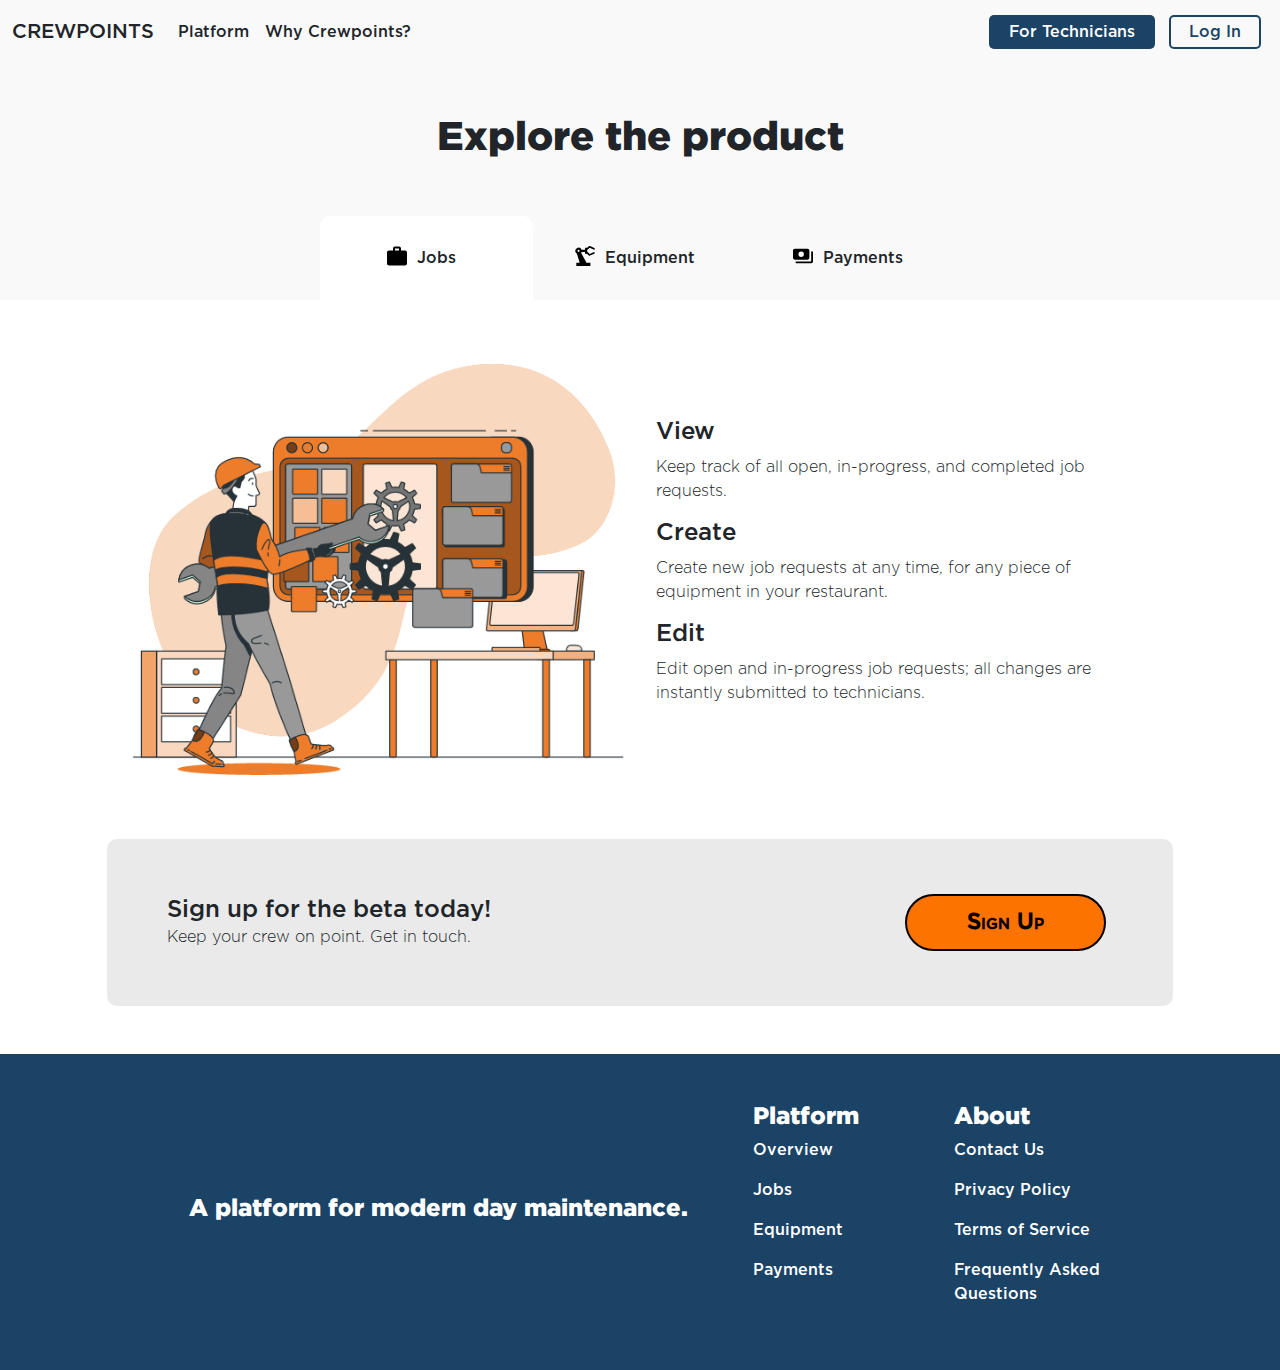
<file: Home/PlatformDefault.html>
<!DOCTYPE html>
<html lang="en">
<head>
    <meta charset="utf-8" />
    <meta name="viewport" content="width=device-width, initial-scale=1.0" />
    <title>Crewpoints - Platform</title>
    <link rel="stylesheet" href="/lib/bootstrap/dist/css/bootstrap.min.css" />
    <link rel="stylesheet" href="/css/site.css" />
    <link rel="stylesheet" href="/css/styles.css" />
</head>
<body>
    <div class="container-fluid p-0">
        <main role="main">
            <!--Navbar-->
<!--Navbar-->
<nav class="platform-navbar navbar navbar-expand-lg navbar-light" id="landing-navbar">
    <div class="container-fluid">
        <!--crewpoints logo-->
        <a class="navbar-brand text-dark" href="/">CREWPOINTS</a>
        <!--toggle collapse button-->
        <button class="navbar-toggler" type="button" data-bs-toggle="collapse" data-bs-target="#navbarsupportedcontent" aria-controls="navbarsupportedcontent" aria-expanded="false" aria-label="toggle navigation">
            <span class="navbar-toggler-icon"></span>
        </button>
        <div class="collapse navbar-collapse" id="navbarsupportedcontent">
            <ul class="navbar-nav me-auto mb-2 mb-lg-0">
                <li class="nav-item">
                    <a class="nav-link text-dark" href="/Home/PlatformDefault">Platform</a>
                </li>
                <li class="nav-item">
                    <a class="nav-link text-dark" href="/Home/WhyCrewpoints">Why Crewpoints?</a>
                </li>
            </ul>
            <div class="d-flex justify-content-center flex-wrap">
                <a href="/Home/ForTech">
                    <input class="filled-btn" type="button" value="For Technicians" />
                </a>
                <a href="https://app.crewpoints.com/Account/Login">
                    <input class="empty-btn" type="button" value="Log In" />
                </a>
            </div>
        </div>
    </div>
</nav>


<!--Title-->
<h1 class="text-center py-5">Explore the product</h1>

<!-- Modal -->
<div class="modal fade reqdemocontainer" id="reqdemomodal" tabindex="-1" aria-labelledby="exampleModalLabel" aria-hidden="true">
    <div class="modal-dialog modal-dialog-centered">
        <div class="modal-content container-fluid">
            <div class="d-flex align-items-center justify-content-end">
                <button type="button" class="btn-close pt-3" data-bs-dismiss="modal" aria-label="Close"></button>
            </div>

            <div class="modal-body row justify-content-center">
                <div class="col-10">
                    <h5 class="text-center pb-3">Sign Up for the Crewpoints Beta</h5>
<form action="/?redirectUrl=%2FHome%2FPlatformDefault" method="post">                        <!-- Name inputs -->
                        <div class="form-outline">
                            <label class="form-label m-0" for="reqfname">First Name</label>
                            <input type="text" id="reqfname" class="form-control mb-2" data-val="true" data-val-required="The FirstName field is required." name="FirstName" value="" />
                            <span class="text-danger field-validation-valid" data-valmsg-for="FirstName" data-valmsg-replace="true"></span>

                        </div>
                        <div class="form-outline">
                            <label class="form-label m-0" for="reqlname">Last Name</label>
                            <input type="text" id="reqlname" class="form-control mb-2" data-val="true" data-val-required="The LastName field is required." name="LastName" value="" />
                            <span class="text-danger field-validation-valid" data-valmsg-for="LastName" data-valmsg-replace="true"></span>
                        </div>
                        <!-- Email input -->
                        <div class="form-outline">
                            <label class="form-label m-0" for="reqemail">Business Email</label>
                            <input type="email" id="reqemail" class="form-control mb-2" data-val="true" data-val-required="The Email field is required." name="Email" value="" />
                            <span class="text-danger field-validation-valid" data-valmsg-for="Email" data-valmsg-replace="true"></span>
                        </div>
                        <!--Phone Number-->
                        <div class="form-outline">
                            <label class="form-label m-0" for="phone">Phone Number</label>
                            <input type="text" id="phone" class="form-control mb-2" data-val="true" data-val-required="The PhoneNumber field is required." name="PhoneNumber" value="">
                            <span class="text-danger field-validation-valid" data-valmsg-for="PhoneNumber" data-valmsg-replace="true"></span>
                        </div>
                        <!-- Title input -->
                        <div class="form-outline">
                            <label class="form-label m-0" for="reqtitle">Job Title</label>
                            <input type="text" id="reqtitle" class="form-control mb-2" data-val="true" data-val-required="The JobTitle field is required." name="JobTitle" value="" />
                            <span class="text-danger field-validation-valid" data-valmsg-for="JobTitle" data-valmsg-replace="true"></span>
                        </div>
                        <!-- Company input -->
                        <div class="form-outline">
                            <label class="form-label m-0" for="reqcompany">Company</label>
                            <input type="text" id="reqcompany" class="form-control mb-2" data-val="true" data-val-required="The Company field is required." name="Company" value="" />
                            <span class="text-danger field-validation-valid" data-valmsg-for="Company" data-valmsg-replace="true"></span>
                        </div>
                        <!-- Submit button -->
                        <button type="submit" class="btn filled-btn w-100 mx-0 my-4">Get Your Free Beta</button>
</form>                </div>
            </div>
        </div>
    </div>
</div>


<!--Tabs-->
<div class="alltabs container-fluid d-flex flex-wrap justify-content-center p-0">

    <input class="tabsradio" type="radio" id="tabjobs" name="platformtabs" checked=&quot;checked&quot; />
    <input class="tabsradio" type="radio" id="tabassets" name="platformtabs"  />
    <input class="tabsradio" type="radio" id="tabpayments" name="platformtabs"  />

    <div class="row justify-content-center w-100 align-items-center" id="tabsheader">
        <div class=" tab col-4 col-lg-2 d-flex flex-sm-row flex-column justify-content-center align-items-center" id="tab1">
            <img class="tabsicons" src="/Images/suitcase.svg" alt="suitcase" />
            <label class="tabslabel" for="tabjobs">Jobs</label>
        </div>
        <div class=" tab col-4 col-lg-2 d-flex flex-sm-row flex-column justify-content-center align-items-center" id="tab2">
            <img class="tabsicons" src="/Images/machine.svg" alt="machine" />
            <label class="tabslabel" for="tabassets">Equipment</label>
        </div>
        <div class=" tab col-4 col-lg-2 d-flex flex-sm-row flex-column justify-content-center align-items-center" id="tab3">
            <img class="tabsicons" src="/Images/cash.svg" alt="cash" />
            <label class="tabslabel" for="tabpayments">Payments</label>
        </div>
    </div>

    <div class="features-body-content container-fluid bg-white">

        <div class="tabcontent row justify-content-center align-items-center m-0 py-5" id="tabjobscontent">
            <div class="col-10 col-lg-5 p-3 text-center">
                <img class="img-fluid" src="/Images/swe_bro.png" alt="manage requests image" />
            </div>
            <div class="col-10 col-lg-5 p-3">
                <h4>View</h4>
                <p>Keep track of all open, in-progress, and completed job requests.</p>
                <h4>Create</h4>
                <p>Create new job requests at any time, for any piece of equipment in your restaurant.</p>
                <h4>Edit</h4>
                <p>Edit open and in-progress job requests; all changes are instantly submitted to technicians.</p>
            </div>
        </div>

        <div class="tabcontent row justify-content-center align-items-center m-0 py-5" id="tabassetscontent">
            <div class="col-10 col-lg-5 p-3 text-center">
                <img class="img-fluid" src="/Images/swe_pana.png" alt="manage payments image" />
            </div>
            <div class="col-10 col-lg-5 p-3">
                <h4>View</h4>
                <p>See an overview of your restaurant, with comprehensive equipment details.</p>
                <h4>Track</h4>
                <p>Keep track of service history, with details including photos and notes.</p>
                <h4>Edit</h4>
                <p>Instantly add, remove, and edit equipment in your restaurant.</p>
            </div>
        </div>

        <div class="tabcontent row justify-content-center align-items-center m-0 py-5" id="tabpaymentscontent">
            <div class="col-10 col-lg-5 p-3 text-center">
                <img class="img-fluid" src="/Images/ba_amico.png" alt="manage assets image" />
            </div>
            <div class="col-10 col-lg-5 p-3">
                <h4>View</h4>
                <p>Keep track of all incoming and outgoing payments, with invoices.</p>
                <h4>Create</h4>
                <p>Make new payments and genereate custom invoices with Quickbooks integration.</p>
                <h4>Secure</h4>
                <p>All payments are made through Stripe and Paypal to ensure secure transactions.</p>
            </div>
        </div>

    </div>
</div>

<!--Bottom Call to Action-->
<div class="container-fluid bg-white pb-5">
    <div class="row justify-content-center align-items-center">
        <div class="col-10">
            <div class="bottom-banner row justify-content-center align-items-center p-2 p-md-5">
                <div class="col-10 col-md-6 text-center text-md-start">
                    <h4 class="m-0">Sign up for the beta today!</h4>
                    <p class="m-0">Keep your crew on point. Get in touch.</p>
                </div>
                <div class="col-10 col-md-6 text-center text-md-end">
                    <button class="try-it-btn" type="button" data-bs-toggle="modal" data-bs-target="#reqdemomodal">Sign Up</button>
                </div>
            </div>
        </div>
    </div>
</div>

<!--Client side validation for entry types above-->

<!--Footer-->
<div class="container-fluid custom-footer p-5 text-lg-start text-center">
    <div class="row justify-content-center">
        <div class="col-12 col-lg-6">
            <div class="d-flex align-items-center justify-content-center h-100">
                <h4 class="footer-header">A platform for modern day maintenance.</h4>
            </div>
        </div>
        <div class="col-12 col-lg-2">
            <h4 class="footer-header">Platform</h4>
            <p>
                <a href="/">Overview</a>
            </p>
            <p>
                <a href="/Home/PlatformDefault">Jobs</a>
            </p>
            <p>
                <a href="/Home/PlatformAssets">Equipment</a>
            </p>
            <p>
                <a href="/Home/PlatformPayments">Payments</a>
            </p>
        </div>
        <div class="col-12 col-lg-2 footer-links">
            <h4 class="footer-header">About</h4>
            <p>
                <a href="/Home/ContactUs">Contact Us</a>
            </p>
            <p>
                <a href="/Home/privacypolicy">Privacy Policy</a>
            </p>
            <p>
                <a href="/Home/termsofservice">Terms of Service</a>
            </p>
            <p>
                <a href="/Home/faq">Frequently Asked Questions</a>
            </p>
        </div>
    </div>
</div>


<script src="/js/Platform.js"></script>

        </main>
    </div>
    <script src="/lib/jquery/dist/jquery.min.js"></script>
    <script src="/lib/bootstrap/dist/js/bootstrap.bundle.min.js"></script>
    <script src="/js/site.js?v=4q1jwFhaPaZgr8WAUSrux6hAuh0XDg9kPS3xIVq36I0"></script>
    <script src="/js/mycrewpoints.js"></script>
    
    
<script src="/lib/jquery-validation/dist/jquery.validate.min.js"></script>
<script src="/lib/jquery-validation-unobtrusive/jquery.validate.unobtrusive.min.js"></script>

</body>
</html>
</file>
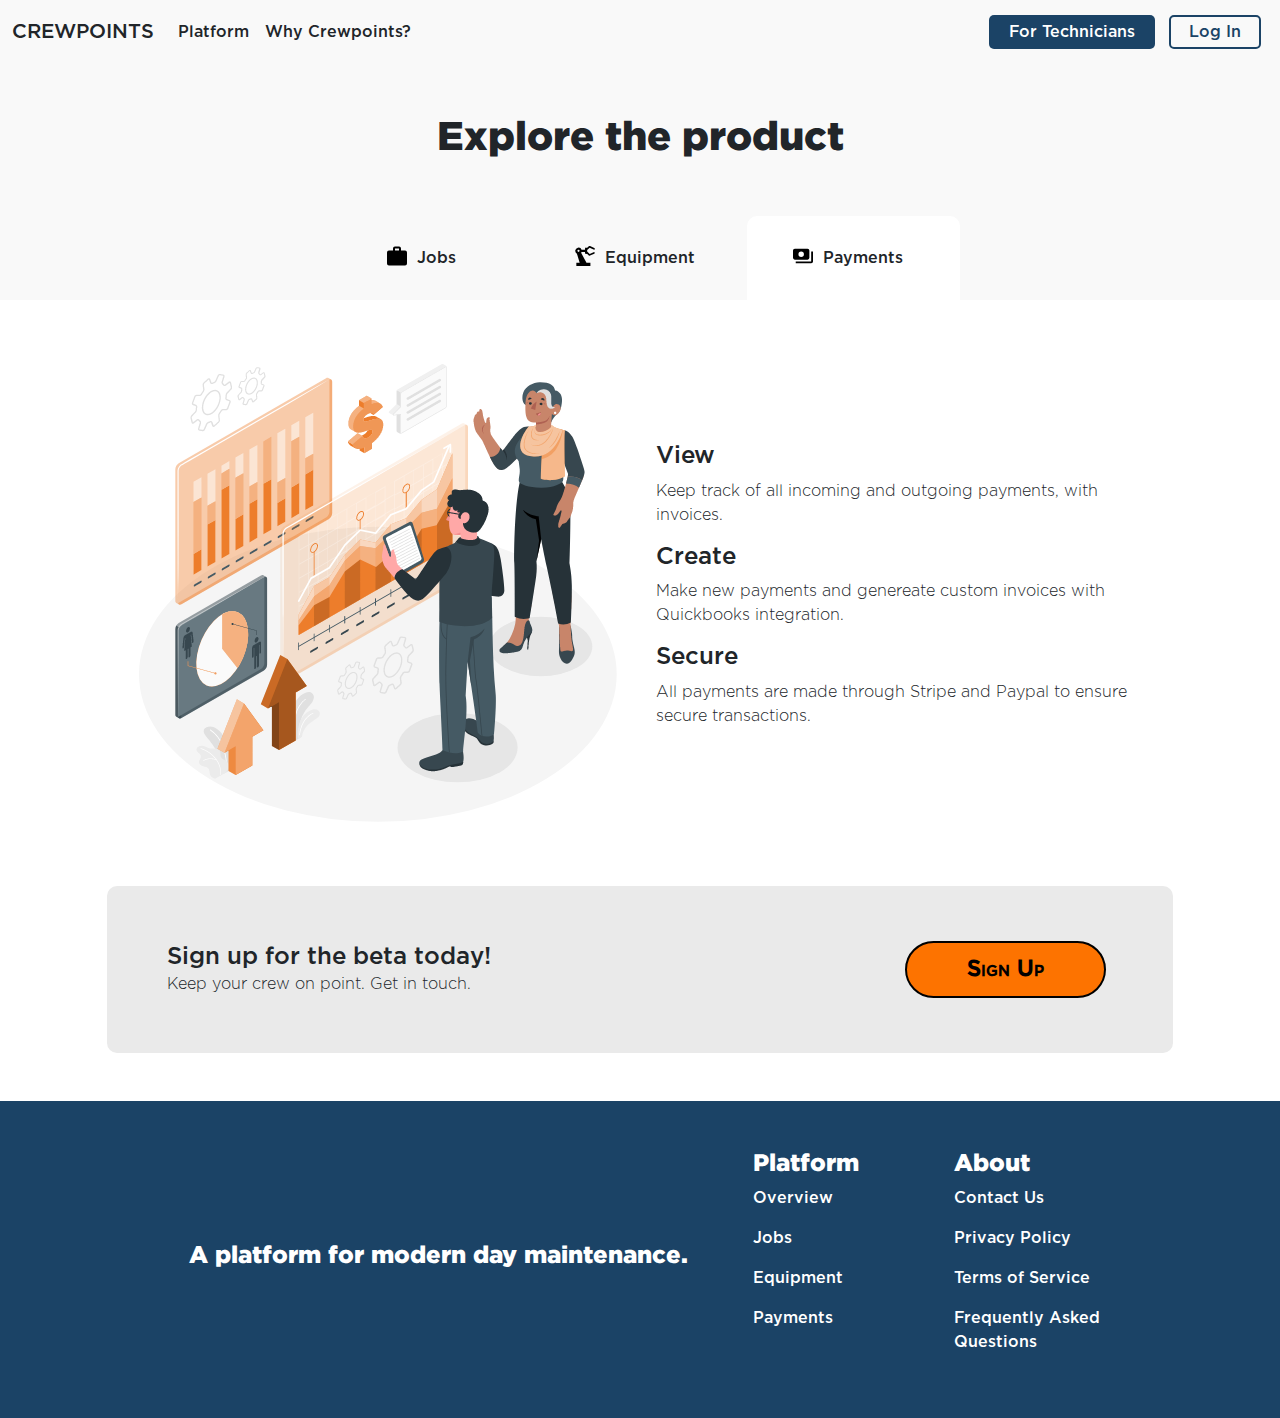
<file: Home/PlatformPayments.html>
<!DOCTYPE html>
<html lang="en">
<head>
    <meta charset="utf-8" />
    <meta name="viewport" content="width=device-width, initial-scale=1.0" />
    <title>Crewpoints - Payments</title>
    <link rel="stylesheet" href="/lib/bootstrap/dist/css/bootstrap.min.css" />
    <link rel="stylesheet" href="/css/site.css" />
    <link rel="stylesheet" href="/css/styles.css" />
</head>
<body>
    <div class="container-fluid p-0">
        <main role="main">
            <!--Navbar-->
<!--Navbar-->
<nav class="platform-navbar navbar navbar-expand-lg navbar-light" id="landing-navbar">
    <div class="container-fluid">
        <!--crewpoints logo-->
        <a class="navbar-brand text-dark" href="/">CREWPOINTS</a>
        <!--toggle collapse button-->
        <button class="navbar-toggler" type="button" data-bs-toggle="collapse" data-bs-target="#navbarsupportedcontent" aria-controls="navbarsupportedcontent" aria-expanded="false" aria-label="toggle navigation">
            <span class="navbar-toggler-icon"></span>
        </button>
        <div class="collapse navbar-collapse" id="navbarsupportedcontent">
            <ul class="navbar-nav me-auto mb-2 mb-lg-0">
                <li class="nav-item">
                    <a class="nav-link text-dark" href="/Home/PlatformDefault">Platform</a>
                </li>
                <li class="nav-item">
                    <a class="nav-link text-dark" href="/Home/WhyCrewpoints">Why Crewpoints?</a>
                </li>
            </ul>
            <div class="d-flex justify-content-center flex-wrap">
                <a href="/Home/ForTech">
                    <input class="filled-btn" type="button" value="For Technicians" />
                </a>
                <a href="https://app.crewpoints.com/Account/Login">
                    <input class="empty-btn" type="button" value="Log In" />
                </a>
            </div>
        </div>
    </div>
</nav>


<!--Title-->
<h1 class="text-center py-5">Explore the product</h1>

<!-- Modal -->
<div class="modal fade reqdemocontainer" id="reqdemomodal" tabindex="-1" aria-labelledby="exampleModalLabel" aria-hidden="true">
    <div class="modal-dialog modal-dialog-centered">
        <div class="modal-content container-fluid">
            <div class="d-flex align-items-center justify-content-end">
                <button type="button" class="btn-close pt-3" data-bs-dismiss="modal" aria-label="Close"></button>
            </div>

            <div class="modal-body row justify-content-center">
                <div class="col-10">
                    <h5 class="text-center pb-3">Sign Up for the Crewpoints Beta</h5>
<form action="/?redirectUrl=%2FHome%2FPlatformDefault" method="post">                        <!-- Name inputs -->
                        <div class="form-outline">
                            <label class="form-label m-0" for="reqfname">First Name</label>
                            <input type="text" id="reqfname" class="form-control mb-2" data-val="true" data-val-required="The FirstName field is required." name="FirstName" value="" />
                            <span class="text-danger field-validation-valid" data-valmsg-for="FirstName" data-valmsg-replace="true"></span>

                        </div>
                        <div class="form-outline">
                            <label class="form-label m-0" for="reqlname">Last Name</label>
                            <input type="text" id="reqlname" class="form-control mb-2" data-val="true" data-val-required="The LastName field is required." name="LastName" value="" />
                            <span class="text-danger field-validation-valid" data-valmsg-for="LastName" data-valmsg-replace="true"></span>
                        </div>
                        <!-- Email input -->
                        <div class="form-outline">
                            <label class="form-label m-0" for="reqemail">Business Email</label>
                            <input type="email" id="reqemail" class="form-control mb-2" data-val="true" data-val-required="The Email field is required." name="Email" value="" />
                            <span class="text-danger field-validation-valid" data-valmsg-for="Email" data-valmsg-replace="true"></span>
                        </div>
                        <!--Phone Number-->
                        <div class="form-outline">
                            <label class="form-label m-0" for="phone">Phone Number</label>
                            <input type="text" id="phone" class="form-control mb-2" data-val="true" data-val-required="The PhoneNumber field is required." name="PhoneNumber" value="">
                            <span class="text-danger field-validation-valid" data-valmsg-for="PhoneNumber" data-valmsg-replace="true"></span>
                        </div>
                        <!-- Title input -->
                        <div class="form-outline">
                            <label class="form-label m-0" for="reqtitle">Job Title</label>
                            <input type="text" id="reqtitle" class="form-control mb-2" data-val="true" data-val-required="The JobTitle field is required." name="JobTitle" value="" />
                            <span class="text-danger field-validation-valid" data-valmsg-for="JobTitle" data-valmsg-replace="true"></span>
                        </div>
                        <!-- Company input -->
                        <div class="form-outline">
                            <label class="form-label m-0" for="reqcompany">Company</label>
                            <input type="text" id="reqcompany" class="form-control mb-2" data-val="true" data-val-required="The Company field is required." name="Company" value="" />
                            <span class="text-danger field-validation-valid" data-valmsg-for="Company" data-valmsg-replace="true"></span>
                        </div>
                        <!-- Submit button -->
                        <button type="submit" class="btn filled-btn w-100 mx-0 my-4">Get Your Free Beta</button>
</form>                </div>
            </div>
        </div>
    </div>
</div>


<!--Tabs-->
<div class="alltabs container-fluid d-flex flex-wrap justify-content-center p-0">

    <input class="tabsradio" type="radio" id="tabjobs" name="platformtabs"  />
    <input class="tabsradio" type="radio" id="tabassets" name="platformtabs"  />
    <input class="tabsradio" type="radio" id="tabpayments" name="platformtabs" checked=&quot;checked&quot; />

    <div class="row justify-content-center w-100 align-items-center" id="tabsheader">
        <div class=" tab col-4 col-lg-2 d-flex flex-sm-row flex-column justify-content-center align-items-center" id="tab1">
            <img class="tabsicons" src="/Images/suitcase.svg" alt="suitcase" />
            <label class="tabslabel" for="tabjobs">Jobs</label>
        </div>
        <div class=" tab col-4 col-lg-2 d-flex flex-sm-row flex-column justify-content-center align-items-center" id="tab2">
            <img class="tabsicons" src="/Images/machine.svg" alt="machine" />
            <label class="tabslabel" for="tabassets">Equipment</label>
        </div>
        <div class=" tab col-4 col-lg-2 d-flex flex-sm-row flex-column justify-content-center align-items-center" id="tab3">
            <img class="tabsicons" src="/Images/cash.svg" alt="cash" />
            <label class="tabslabel" for="tabpayments">Payments</label>
        </div>
    </div>

    <div class="features-body-content container-fluid bg-white">

        <div class="tabcontent row justify-content-center align-items-center m-0 py-5" id="tabjobscontent">
            <div class="col-10 col-lg-5 p-3 text-center">
                <img class="img-fluid" src="/Images/swe_bro.png" alt="manage requests image" />
            </div>
            <div class="col-10 col-lg-5 p-3">
                <h4>View</h4>
                <p>Keep track of all open, in-progress, and completed job requests.</p>
                <h4>Create</h4>
                <p>Create new job requests at any time, for any piece of equipment in your restaurant.</p>
                <h4>Edit</h4>
                <p>Edit open and in-progress job requests; all changes are instantly submitted to technicians.</p>
            </div>
        </div>

        <div class="tabcontent row justify-content-center align-items-center m-0 py-5" id="tabassetscontent">
            <div class="col-10 col-lg-5 p-3 text-center">
                <img class="img-fluid" src="/Images/swe_pana.png" alt="manage payments image" />
            </div>
            <div class="col-10 col-lg-5 p-3">
                <h4>View</h4>
                <p>See an overview of your restaurant, with comprehensive equipment details.</p>
                <h4>Track</h4>
                <p>Keep track of service history, with details including photos and notes.</p>
                <h4>Edit</h4>
                <p>Instantly add, remove, and edit equipment in your restaurant.</p>
            </div>
        </div>

        <div class="tabcontent row justify-content-center align-items-center m-0 py-5" id="tabpaymentscontent">
            <div class="col-10 col-lg-5 p-3 text-center">
                <img class="img-fluid" src="/Images/ba_amico.png" alt="manage assets image" />
            </div>
            <div class="col-10 col-lg-5 p-3">
                <h4>View</h4>
                <p>Keep track of all incoming and outgoing payments, with invoices.</p>
                <h4>Create</h4>
                <p>Make new payments and genereate custom invoices with Quickbooks integration.</p>
                <h4>Secure</h4>
                <p>All payments are made through Stripe and Paypal to ensure secure transactions.</p>
            </div>
        </div>

    </div>
</div>

<!--Bottom Call to Action-->
<div class="container-fluid bg-white pb-5">
    <div class="row justify-content-center align-items-center">
        <div class="col-10">
            <div class="bottom-banner row justify-content-center align-items-center p-2 p-md-5">
                <div class="col-10 col-md-6 text-center text-md-start">
                    <h4 class="m-0">Sign up for the beta today!</h4>
                    <p class="m-0">Keep your crew on point. Get in touch.</p>
                </div>
                <div class="col-10 col-md-6 text-center text-md-end">
                    <button class="try-it-btn" type="button" data-bs-toggle="modal" data-bs-target="#reqdemomodal">Sign Up</button>
                </div>
            </div>
        </div>
    </div>
</div>

<!--Client side validation for entry types above-->

<!--Footer-->
<div class="container-fluid custom-footer p-5 text-lg-start text-center">
    <div class="row justify-content-center">
        <div class="col-12 col-lg-6">
            <div class="d-flex align-items-center justify-content-center h-100">
                <h4 class="footer-header">A platform for modern day maintenance.</h4>
            </div>
        </div>
        <div class="col-12 col-lg-2">
            <h4 class="footer-header">Platform</h4>
            <p>
                <a href="/">Overview</a>
            </p>
            <p>
                <a href="/Home/PlatformDefault">Jobs</a>
            </p>
            <p>
                <a href="/Home/PlatformAssets">Equipment</a>
            </p>
            <p>
                <a href="/Home/PlatformPayments">Payments</a>
            </p>
        </div>
        <div class="col-12 col-lg-2 footer-links">
            <h4 class="footer-header">About</h4>
            <p>
                <a href="/Home/ContactUs">Contact Us</a>
            </p>
            <p>
                <a href="/Home/privacypolicy">Privacy Policy</a>
            </p>
            <p>
                <a href="/Home/termsofservice">Terms of Service</a>
            </p>
            <p>
                <a href="/Home/faq">Frequently Asked Questions</a>
            </p>
        </div>
    </div>
</div>


<script src="/js/Platform.js"></script>

        </main>
    </div>
    <script src="/lib/jquery/dist/jquery.min.js"></script>
    <script src="/lib/bootstrap/dist/js/bootstrap.bundle.min.js"></script>
    <script src="/js/site.js?v=4q1jwFhaPaZgr8WAUSrux6hAuh0XDg9kPS3xIVq36I0"></script>
    <script src="/js/mycrewpoints.js"></script>
    
    
<script src="/lib/jquery-validation/dist/jquery.validate.min.js"></script>
<script src="/lib/jquery-validation-unobtrusive/jquery.validate.unobtrusive.min.js"></script>

</body>
</html>
</file>
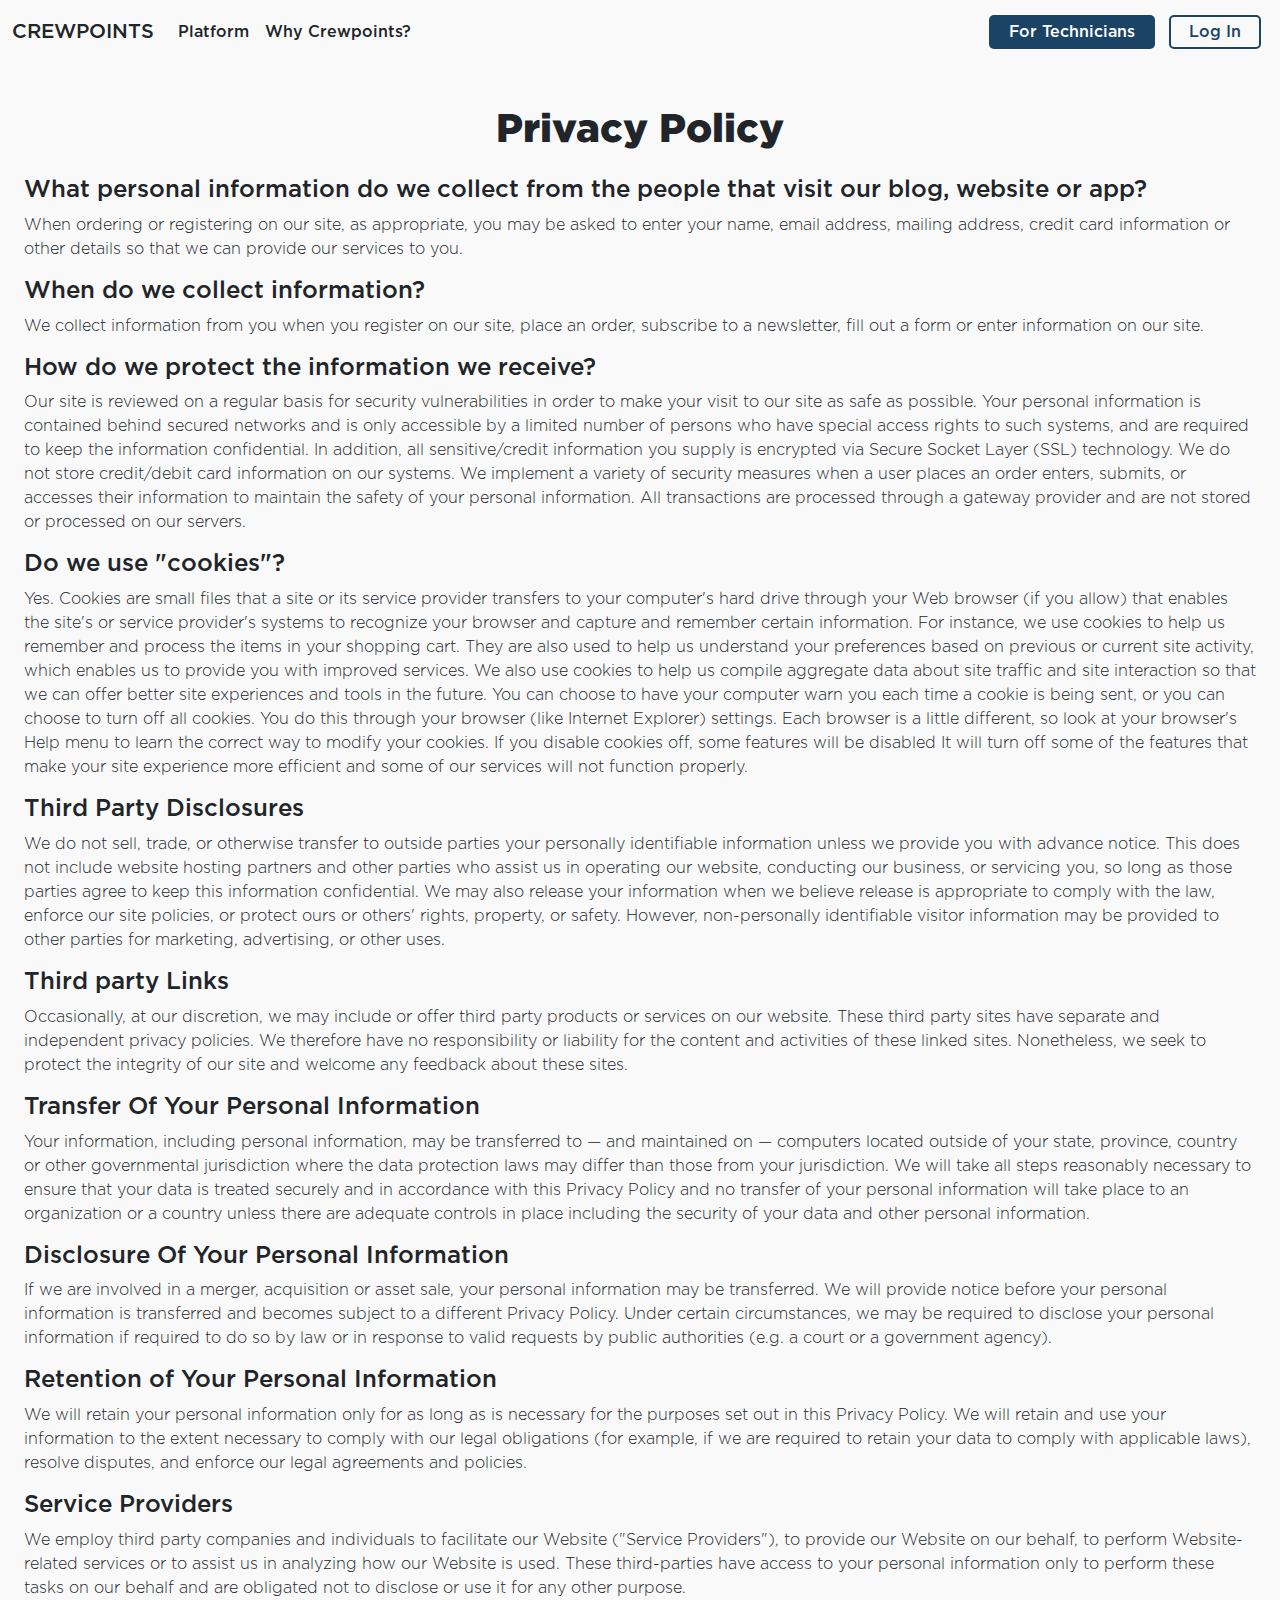
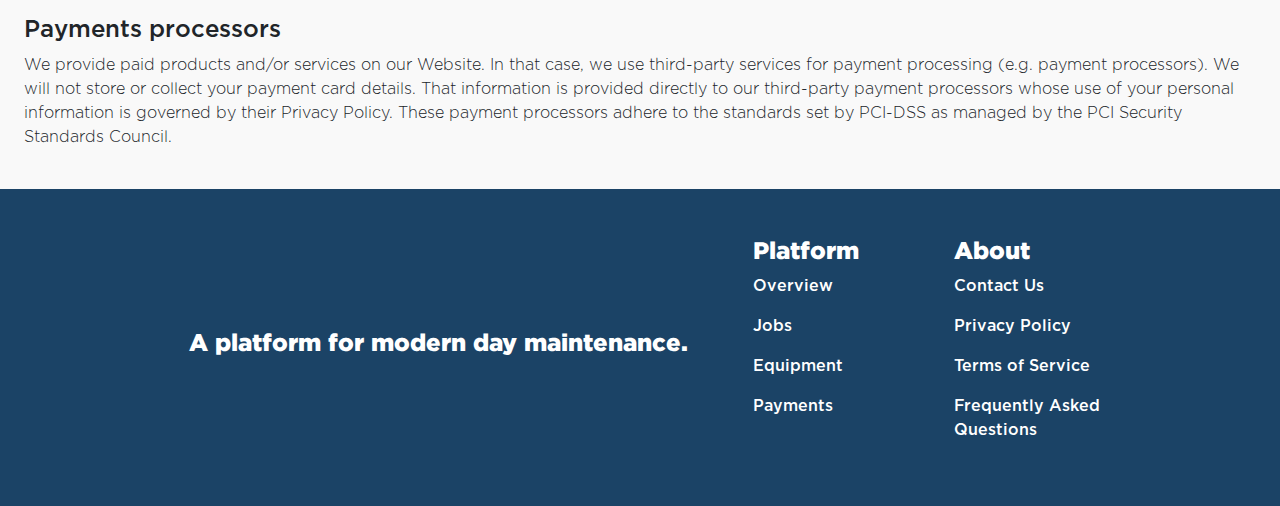
<file: Home/privacypolicy.html>
<!DOCTYPE html>
<html lang="en">
<head>
    <meta charset="utf-8" />
    <meta name="viewport" content="width=device-width, initial-scale=1.0" />
    <title>Crewpoints - Privacy Policy</title>
    <link rel="stylesheet" href="/lib/bootstrap/dist/css/bootstrap.min.css" />
    <link rel="stylesheet" href="/css/site.css" />
    <link rel="stylesheet" href="/css/styles.css" />
</head>
<body>
    <div class="container-fluid p-0">
        <main role="main">
            <!--Navbar-->
<!--Navbar-->
<nav class="platform-navbar navbar navbar-expand-lg navbar-light" id="landing-navbar">
    <div class="container-fluid">
        <!--crewpoints logo-->
        <a class="navbar-brand text-dark" href="/">CREWPOINTS</a>
        <!--toggle collapse button-->
        <button class="navbar-toggler" type="button" data-bs-toggle="collapse" data-bs-target="#navbarsupportedcontent" aria-controls="navbarsupportedcontent" aria-expanded="false" aria-label="toggle navigation">
            <span class="navbar-toggler-icon"></span>
        </button>
        <div class="collapse navbar-collapse" id="navbarsupportedcontent">
            <ul class="navbar-nav me-auto mb-2 mb-lg-0">
                <li class="nav-item">
                    <a class="nav-link text-dark" href="/Home/PlatformDefault">Platform</a>
                </li>
                <li class="nav-item">
                    <a class="nav-link text-dark" href="/Home/WhyCrewpoints">Why Crewpoints?</a>
                </li>
            </ul>
            <div class="d-flex justify-content-center flex-wrap">
                <a href="/Home/ForTech">
                    <input class="filled-btn" type="button" value="For Technicians" />
                </a>
                <a href="https://app.crewpoints.com/Account/Login">
                    <input class="empty-btn" type="button" value="Log In" />
                </a>
            </div>
        </div>
    </div>
</nav>

<!--Title-->
<div class="p-4">
    <h1 class="text-center py-3">Privacy Policy</h1>
    <h4>What personal information do we collect from the people that visit our blog, website or app?</h4>
    <p>When ordering or registering on our site, as appropriate, you may be asked to enter your name, email address, mailing address, credit card information or other details so that we can provide our services to you.</p>
    <h4>When do we collect information?</h4>
    <p>We collect information from you when you register on our site, place an order, subscribe to a newsletter, fill out a form or enter information on our site.</p>
    <h4>How do we protect the information we receive?</h4>
    <p>
        Our site is reviewed on a regular basis for security vulnerabilities in order to make your visit to our site as safe as possible.

        Your personal information is contained behind secured networks and is only accessible by a limited number of persons who have special access rights to such systems, and are required to keep the information confidential. In addition, all sensitive/credit information you supply is encrypted via Secure Socket Layer (SSL) technology. We do not store credit/debit card information on our systems.

        We implement a variety of security measures when a user places an order enters, submits, or accesses their information to maintain the safety of your personal information.

        All transactions are processed through a gateway provider and are not stored or processed on our servers.
    </p>

    <h4>Do we use "cookies"?</h4>
    <p>
        Yes. Cookies are small files that a site or its service provider transfers to your computer's hard drive through your Web browser (if you allow) that enables the site's or service provider's systems to recognize your browser and capture and remember certain information. For instance, we use cookies to help us remember and process the items in your shopping cart. They are also used to help us understand your preferences based on previous or current site activity, which enables us to provide you with improved services. We also use cookies to help us compile aggregate data about site traffic and site interaction so that we can offer better site experiences and tools in the future.
        You can choose to have your computer warn you each time a cookie is being sent, or you can choose to turn off all cookies. You do this through your browser (like Internet Explorer) settings. Each browser is a little different, so look at your browser's Help menu to learn the correct way to modify your cookies.

        If you disable cookies off, some features will be disabled It will turn off some of the features that make your site experience more efficient and some of our services will not function properly.
    </p>
    <h4>
        Third Party Disclosures
    </h4>
    <p>
        We do not sell, trade, or otherwise transfer to outside parties your personally identifiable information unless we provide you with advance notice. This does not include website hosting partners and other parties who assist us in operating our website, conducting our business, or servicing you, so long as those parties agree to keep this information confidential. We may also release your information when we believe release is appropriate to comply with the law, enforce our site policies, or protect ours or others' rights, property, or safety.

        However, non-personally identifiable visitor information may be provided to other parties for marketing, advertising, or other uses.
    </p>

    <h4>Third party Links</h4>
    <p>
        Occasionally, at our discretion, we may include or offer third party products or services on our website. These third party sites have separate and independent privacy policies. We therefore have no responsibility or liability for the content and activities of these linked sites. Nonetheless, we seek to protect the integrity of our site and welcome any feedback about these sites.
    </p>
    <h4>Transfer Of Your Personal Information</h4>
    <p>
        Your information, including personal information, may be transferred to — and maintained on — computers located outside of your state, province, country or other governmental jurisdiction where the data protection laws may differ than those from your jurisdiction.

        We will take all steps reasonably necessary to ensure that your data is treated securely and in accordance with this Privacy Policy and no transfer of your personal information will take place to an organization or a country unless there are adequate controls in place including the security of your data and other personal information.
    </p>

    <h4>Disclosure Of Your Personal Information</h4>
    <p>
        If we are involved in a merger, acquisition or asset sale, your personal information may be transferred. We will provide notice before your personal information is transferred and becomes subject to a different Privacy Policy.

        Under certain circumstances, we may be required to disclose your personal information if required to do so by law or in response to valid requests by public authorities (e.g. a court or a government agency).
    </p>
    <h4>Retention of Your Personal Information</h4>
    <p>
        We will retain your personal information only for as long as is necessary for the purposes set out in this Privacy Policy. We will retain and use your information to the extent necessary to comply with our legal obligations (for example, if we are required to retain your data to comply with applicable laws), resolve disputes, and enforce our legal agreements and policies.
    </p>
    <h4>Service Providers</h4>
    <p>
        We employ third party companies and individuals to facilitate our Website ("Service Providers"), to provide our Website on our behalf, to perform Website-related services or to assist us in analyzing how our Website is used. These third-parties have access to your personal information only to perform these tasks on our behalf and are obligated not to disclose or use it for any other purpose.
    </p>
    <h4>Payments processors</h4>
    <p>
        We provide paid products and/or services on our Website. In that case, we use third-party services for payment processing (e.g. payment processors).

        We will not store or collect your payment card details. That information is provided directly to our third-party payment processors whose use of your personal information is governed by their Privacy Policy. These payment processors adhere to the standards set by PCI-DSS as managed by the PCI Security Standards Council.
    </p>

</div>

<!--Footer-->
<div class="container-fluid custom-footer p-5 text-lg-start text-center">
    <div class="row justify-content-center">
        <div class="col-12 col-lg-6">
            <div class="d-flex align-items-center justify-content-center h-100">
                <h4 class="footer-header">A platform for modern day maintenance.</h4>
            </div>
        </div>
        <div class="col-12 col-lg-2">
            <h4 class="footer-header">Platform</h4>
            <p>
                <a href="/">Overview</a>
            </p>
            <p>
                <a href="/Home/PlatformDefault">Jobs</a>
            </p>
            <p>
                <a href="/Home/PlatformAssets">Equipment</a>
            </p>
            <p>
                <a href="/Home/PlatformPayments">Payments</a>
            </p>
        </div>
        <div class="col-12 col-lg-2 footer-links">
            <h4 class="footer-header">About</h4>
            <p>
                <a href="/Home/ContactUs">Contact Us</a>
            </p>
            <p>
                <a href="/Home/privacypolicy">Privacy Policy</a>
            </p>
            <p>
                <a href="/Home/termsofservice">Terms of Service</a>
            </p>
            <p>
                <a href="/Home/faq">Frequently Asked Questions</a>
            </p>
        </div>
    </div>
</div>

        </main>
    </div>
    <script src="/lib/jquery/dist/jquery.min.js"></script>
    <script src="/lib/bootstrap/dist/js/bootstrap.bundle.min.js"></script>
    <script src="/js/site.js?v=4q1jwFhaPaZgr8WAUSrux6hAuh0XDg9kPS3xIVq36I0"></script>
    <script src="/js/mycrewpoints.js"></script>
    
    
</body>
</html>
</file>
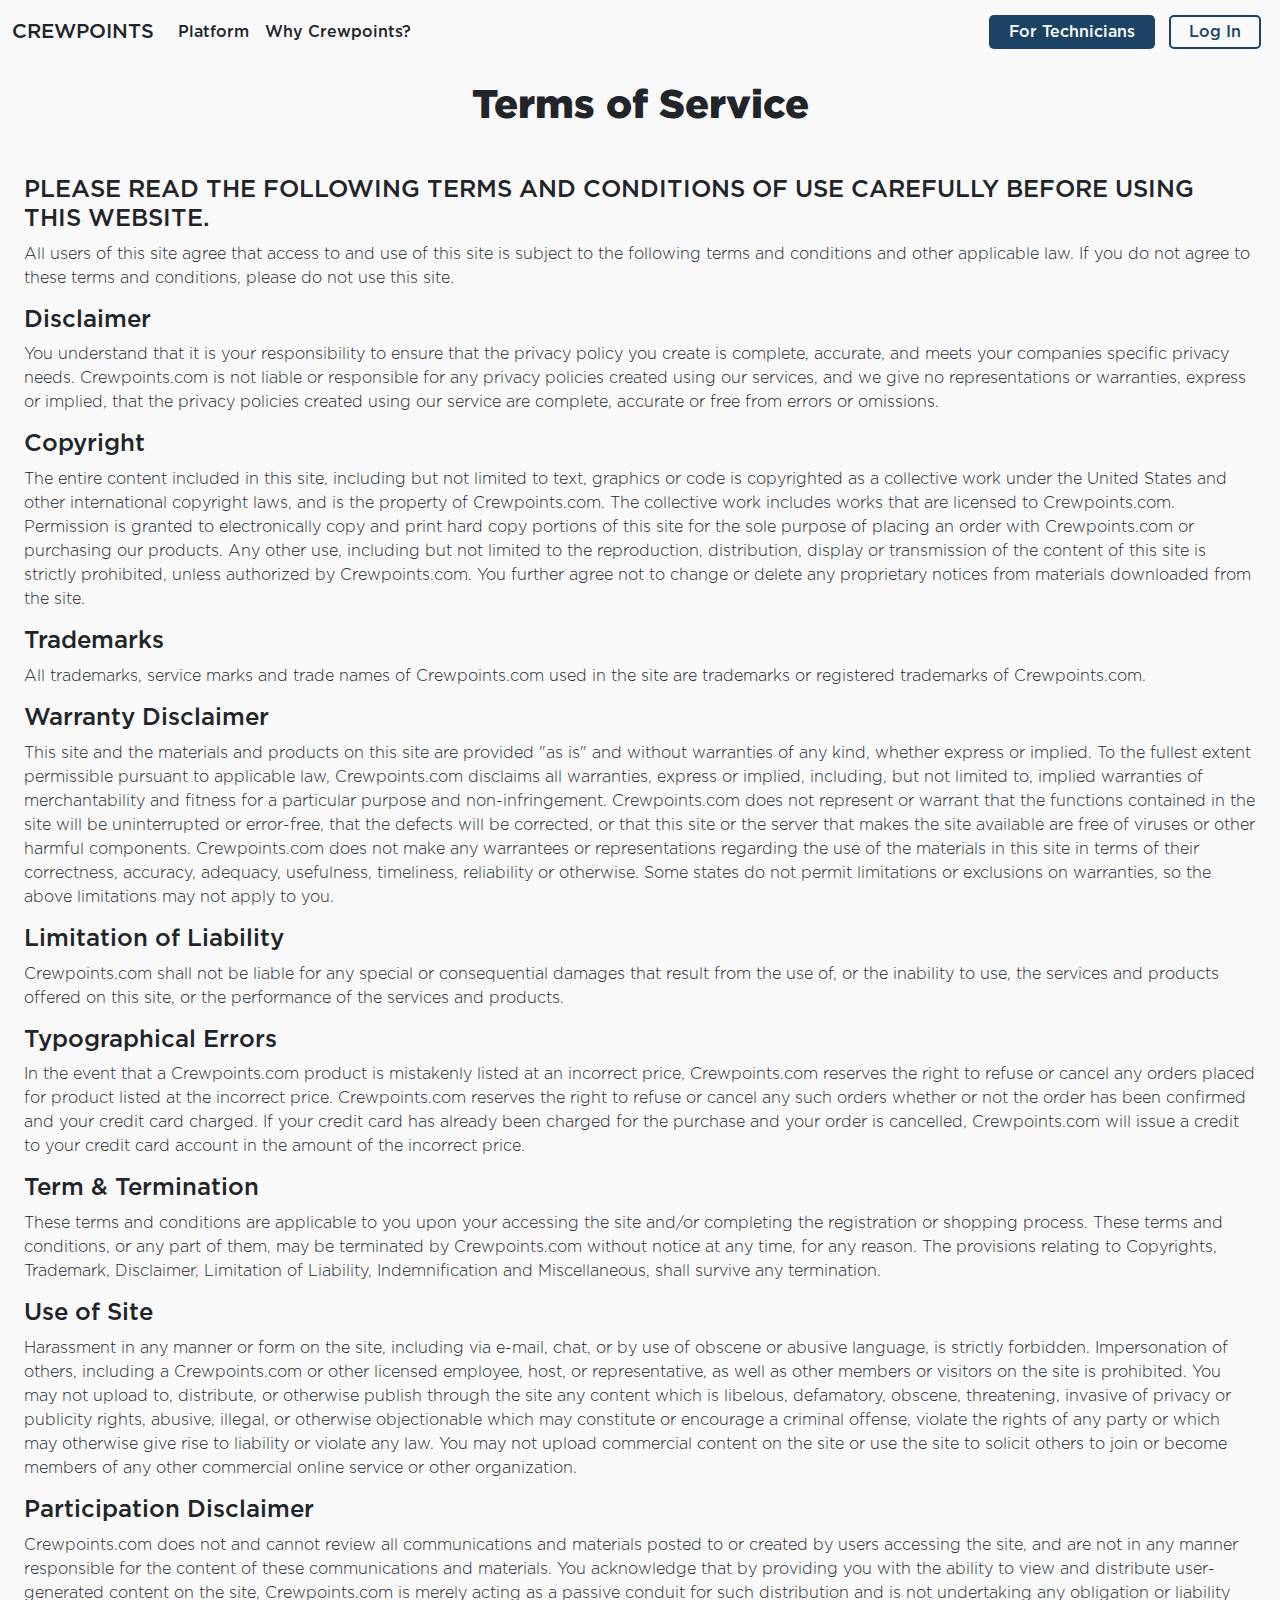
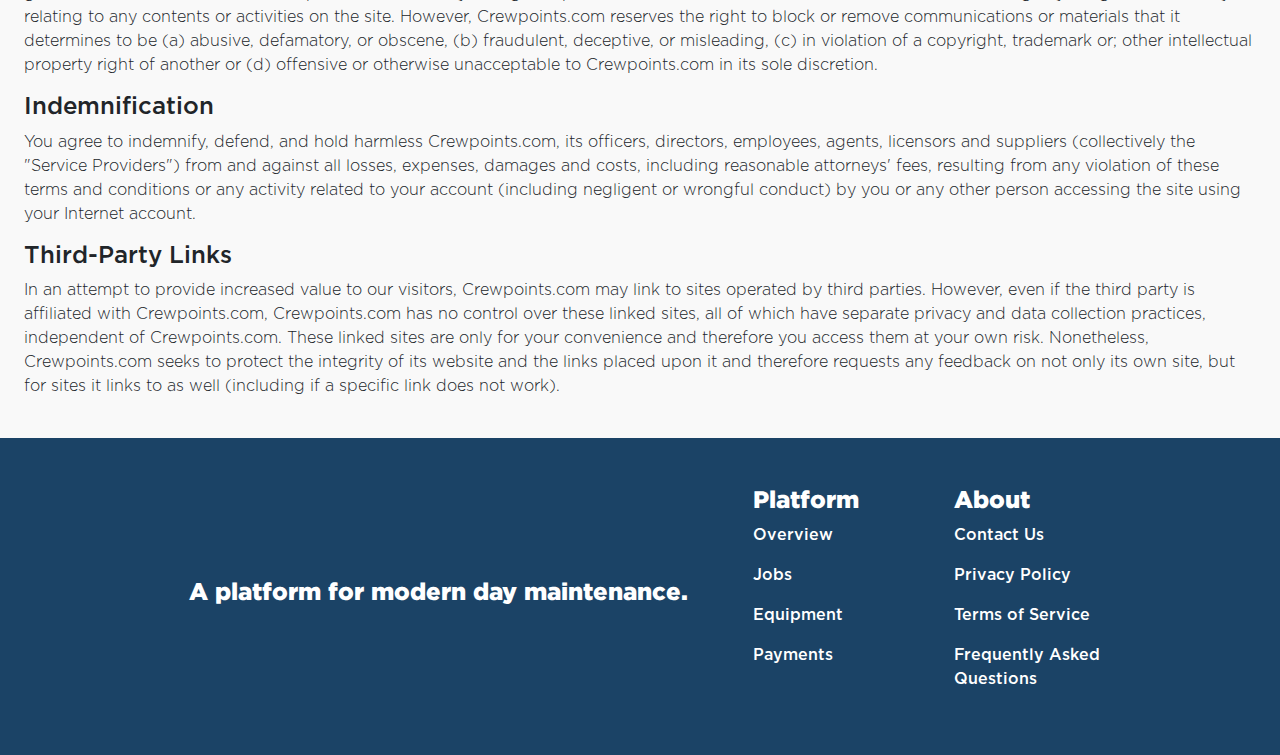
<file: Home/termsofservice.html>
<!DOCTYPE html>
<html lang="en">
<head>
    <meta charset="utf-8" />
    <meta name="viewport" content="width=device-width, initial-scale=1.0" />
    <title>Crewpoints - Terms of Service</title>
    <link rel="stylesheet" href="/lib/bootstrap/dist/css/bootstrap.min.css" />
    <link rel="stylesheet" href="/css/site.css" />
    <link rel="stylesheet" href="/css/styles.css" />
</head>
<body>
    <div class="container-fluid p-0">
        <main role="main">
<!--Navbar-->
<nav class="platform-navbar navbar navbar-expand-lg navbar-light" id="landing-navbar">
    <div class="container-fluid">
        <!--crewpoints logo-->
        <a class="navbar-brand text-dark" href="/">CREWPOINTS</a>
        <!--toggle collapse button-->
        <button class="navbar-toggler" type="button" data-bs-toggle="collapse" data-bs-target="#navbarsupportedcontent" aria-controls="navbarsupportedcontent" aria-expanded="false" aria-label="toggle navigation">
            <span class="navbar-toggler-icon"></span>
        </button>
        <div class="collapse navbar-collapse" id="navbarsupportedcontent">
            <ul class="navbar-nav me-auto mb-2 mb-lg-0">
                <li class="nav-item">
                    <a class="nav-link text-dark" href="/Home/PlatformDefault">Platform</a>
                </li>
                <li class="nav-item">
                    <a class="nav-link text-dark" href="/Home/WhyCrewpoints">Why Crewpoints?</a>
                </li>
            </ul>
            <div class="d-flex justify-content-center flex-wrap">
                <a href="/Home/ForTech">
                    <input class="filled-btn" type="button" value="For Technicians" />
                </a>
                <a href="https://app.crewpoints.com/Account/Login">
                    <input class="empty-btn" type="button" value="Log In" />
                </a>
            </div>
        </div>
    </div>
</nav>

<!--Title-->
<h1 class="text-center py-3">Terms of Service</h1>
<div class="p-4">
    <h4>PLEASE READ THE FOLLOWING TERMS AND CONDITIONS OF USE CAREFULLY BEFORE USING THIS WEBSITE.</h4>
    <p>
        All users of this site agree that access to and use of this site is subject to the following terms and conditions and other applicable law. If you do not agree to these terms and conditions, please do not use this site.
    </p>
    <h4>Disclaimer</h4>
    <p>
        You understand that it is your responsibility to ensure that the privacy policy you create is complete, accurate, and meets your companies specific privacy needs. Crewpoints.com is not liable or responsible for any privacy policies created using our services, and we give no representations or warranties, express or implied, that the privacy policies created using our service are complete, accurate or free from errors or omissions.
    </p>
    <h4>Copyright</h4>
    <p>
        The entire content included in this site, including but not limited to text, graphics or code is copyrighted as a collective work under the United States and other international copyright laws, and is the property of Crewpoints.com. The collective work includes works that are licensed to Crewpoints.com. Permission is granted to electronically copy and print hard copy portions of this site for the sole purpose of placing an order with Crewpoints.com or purchasing our products. Any other use, including but not limited to the reproduction, distribution, display or transmission of the content of this site is strictly prohibited, unless authorized by Crewpoints.com. You further agree not to change or delete any proprietary notices from materials downloaded from the site.
    </p>
    <h4>Trademarks</h4>
    <p>
        All trademarks, service marks and trade names of Crewpoints.com used in the site are trademarks or registered trademarks of Crewpoints.com.
    </p>
    <h4>Warranty Disclaimer</h4>
    <p>
        This site and the materials and products on this site are provided "as is" and without warranties of any kind, whether express or implied. To the fullest extent permissible pursuant to applicable law, Crewpoints.com disclaims all warranties, express or implied, including, but not limited to, implied warranties of merchantability and fitness for a particular purpose and non-infringement. Crewpoints.com does not represent or warrant that the functions contained in the site will be uninterrupted or error-free, that the defects will be corrected, or that this site or the server that makes the site available are free of viruses or other harmful components. Crewpoints.com does not make any warrantees or representations regarding the use of the materials in this site in terms of their correctness, accuracy, adequacy, usefulness, timeliness, reliability or otherwise. Some states do not permit limitations or exclusions on warranties, so the above limitations may not apply to you.
    </p>
    <h4>Limitation of Liability</h4>
    <p>
        Crewpoints.com shall not be liable for any special or consequential damages that result from the use of, or the inability to use, the services and products offered on this site, or the performance of the services and products.
    </p>
    <h4>Typographical Errors</h4>
    <p>
        In the event that a Crewpoints.com product is mistakenly listed at an incorrect price, Crewpoints.com reserves the right to refuse or cancel any orders placed for product listed at the incorrect price. Crewpoints.com reserves the right to refuse or cancel any such orders whether or not the order has been confirmed and your credit card charged. If your credit card has already been charged for the purchase and your order is cancelled, Crewpoints.com will issue a credit to your credit card account in the amount of the incorrect price.
    </p>
    <h4>Term & Termination</h4>
    <p>
        These terms and conditions are applicable to you upon your accessing the site and/or completing the registration or shopping process. These terms and conditions, or any part of them, may be terminated by Crewpoints.com without notice at any time, for any reason. The provisions relating to Copyrights, Trademark, Disclaimer, Limitation of Liability, Indemnification and Miscellaneous, shall survive any termination.
    </p>
    <h4>Use of Site</h4>
    <p>
        Harassment in any manner or form on the site, including via e-mail, chat, or by use of obscene or abusive language, is strictly forbidden. Impersonation of others, including a Crewpoints.com or other licensed employee, host, or representative, as well as other members or visitors on the site is prohibited. You may not upload to, distribute, or otherwise publish through the site any content which is libelous, defamatory, obscene, threatening, invasive of privacy or publicity rights, abusive, illegal, or otherwise objectionable which may constitute or encourage a criminal offense, violate the rights of any party or which may otherwise give rise to liability or violate any law. You may not upload commercial content on the site or use the site to solicit others to join or become members of any other commercial online service or other organization.
    </p>
    <h4>Participation Disclaimer</h4>
    <p>
        Crewpoints.com does not and cannot review all communications and materials posted to or created by users accessing the site, and are not in any manner responsible for the content of these communications and materials. You acknowledge that by providing you with the ability to view and distribute user-generated content on the site, Crewpoints.com is merely acting as a passive conduit for such distribution and is not undertaking any obligation or liability relating to any contents or activities on the site. However, Crewpoints.com reserves the right to block or remove communications or materials that it determines to be (a) abusive, defamatory, or obscene, (b) fraudulent, deceptive, or misleading, (c) in violation of a copyright, trademark or; other intellectual property right of another or (d) offensive or otherwise unacceptable to Crewpoints.com in its sole discretion.
    </p>
    <h4>Indemnification</h4>
    <p>
        You agree to indemnify, defend, and hold harmless Crewpoints.com, its officers, directors, employees, agents, licensors and suppliers (collectively the "Service Providers") from and against all losses, expenses, damages and costs, including reasonable attorneys' fees, resulting from any violation of these terms and conditions or any activity related to your account (including negligent or wrongful conduct) by you or any other person accessing the site using your Internet account.
    </p>
    <h4>Third-Party Links</h4>
    <p>
        In an attempt to provide increased value to our visitors, Crewpoints.com may link to sites operated by third parties. However, even if the third party is affiliated with Crewpoints.com, Crewpoints.com has no control over these linked sites, all of which have separate privacy and data collection practices, independent of Crewpoints.com. These linked sites are only for your convenience and therefore you access them at your own risk. Nonetheless, Crewpoints.com seeks to protect the integrity of its website and the links placed upon it and therefore requests any feedback on not only its own site, but for sites it links to as well (including if a specific link does not work).
    </p>
</div>



<!--Footer-->
<div class="container-fluid custom-footer p-5 text-lg-start text-center">
    <div class="row justify-content-center">
        <div class="col-12 col-lg-6">
            <div class="d-flex align-items-center justify-content-center h-100">
                <h4 class="footer-header">A platform for modern day maintenance.</h4>
            </div>
        </div>
        <div class="col-12 col-lg-2">
            <h4 class="footer-header">Platform</h4>
            <p>
                <a href="/">Overview</a>
            </p>
            <p>
                <a href="/Home/PlatformDefault">Jobs</a>
            </p>
            <p>
                <a href="/Home/PlatformAssets">Equipment</a>
            </p>
            <p>
                <a href="/Home/PlatformPayments">Payments</a>
            </p>
        </div>
        <div class="col-12 col-lg-2 footer-links">
            <h4 class="footer-header">About</h4>
            <p>
                <a href="/Home/ContactUs">Contact Us</a>
            </p>
            <p>
                <a href="/Home/privacypolicy">Privacy Policy</a>
            </p>
            <p>
                <a href="/Home/termsofservice">Terms of Service</a>
            </p>
            <p>
                <a href="/Home/faq">Frequently Asked Questions</a>
            </p>
        </div>
    </div>
</div>

        </main>
    </div>
    <script src="/lib/jquery/dist/jquery.min.js"></script>
    <script src="/lib/bootstrap/dist/js/bootstrap.bundle.min.js"></script>
    <script src="/js/site.js?v=4q1jwFhaPaZgr8WAUSrux6hAuh0XDg9kPS3xIVq36I0"></script>
    <script src="/js/mycrewpoints.js"></script>
    
    
</body>
</html>
</file>
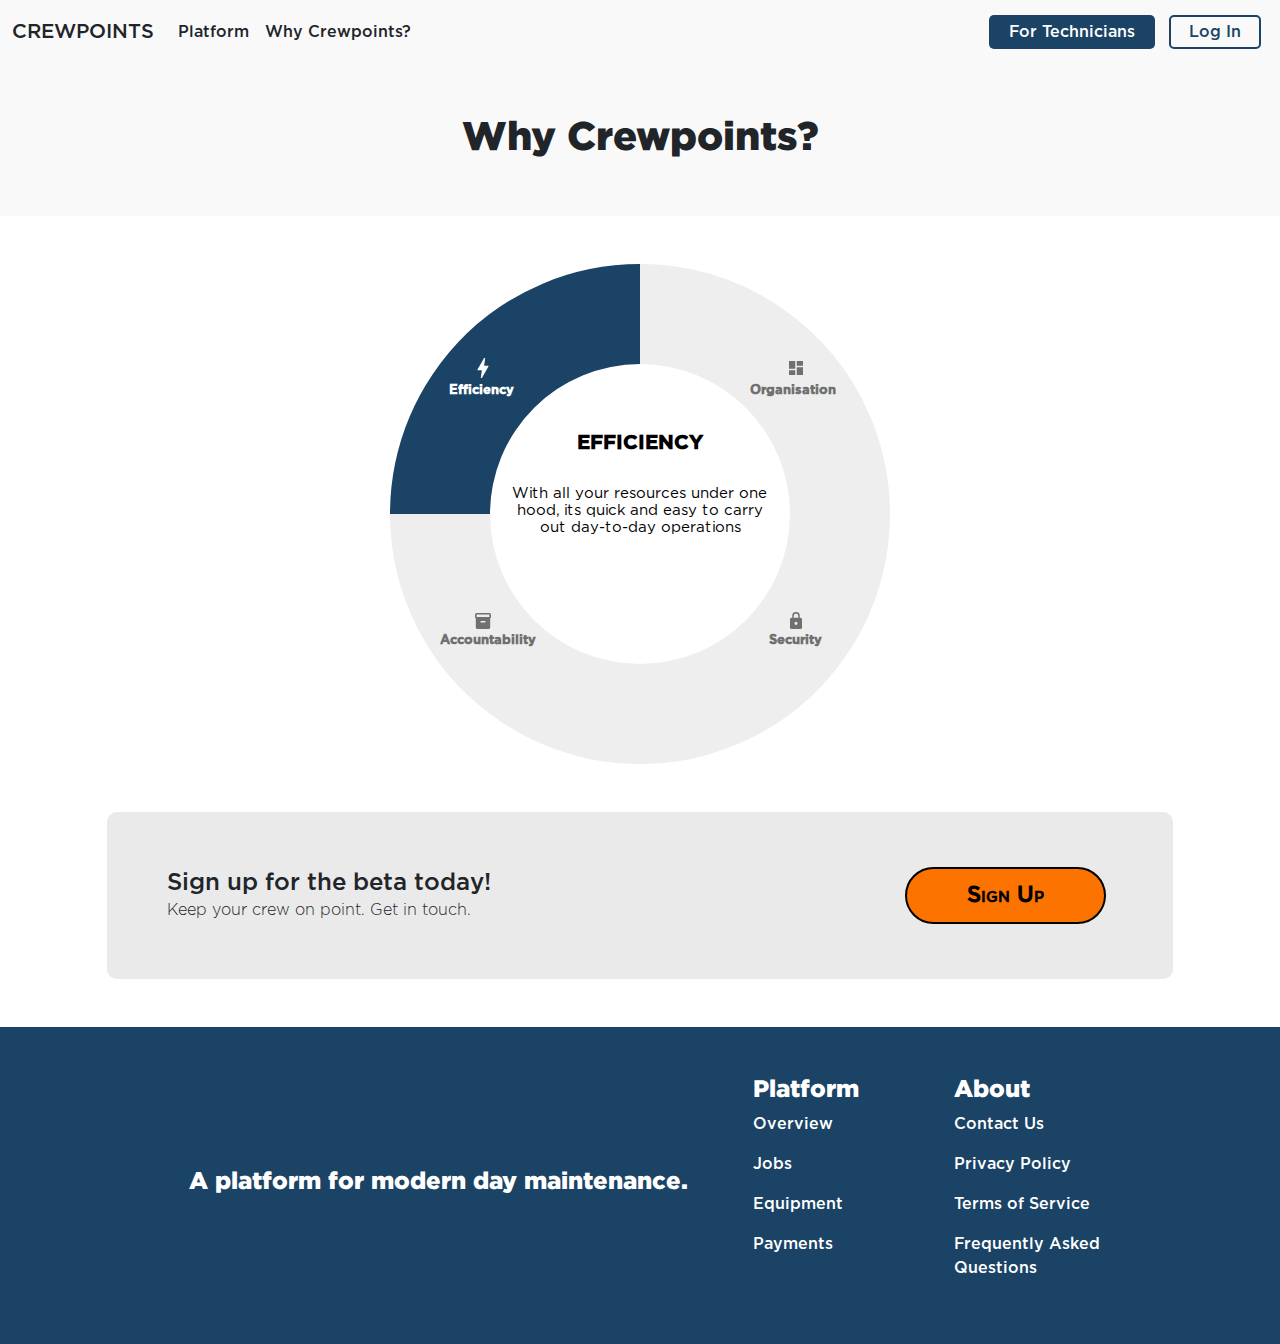
<file: Home/WhyCrewpoints.html>
<!DOCTYPE html>
<html lang="en">
<head>
    <meta charset="utf-8" />
    <meta name="viewport" content="width=device-width, initial-scale=1.0" />
    <title>Why Crewpoints?</title>
    <link rel="stylesheet" href="/lib/bootstrap/dist/css/bootstrap.min.css" />
    <link rel="stylesheet" href="/css/site.css" />
    <link rel="stylesheet" href="/css/styles.css" />
</head>
<body>
    <div class="container-fluid p-0">
        <main role="main">
            <!--Navbar-->
<!--Navbar-->
<nav class="platform-navbar navbar navbar-expand-lg navbar-light" id="landing-navbar">
    <div class="container-fluid">
        <!--crewpoints logo-->
        <a class="navbar-brand text-dark" href="/">CREWPOINTS</a>
        <!--toggle collapse button-->
        <button class="navbar-toggler" type="button" data-bs-toggle="collapse" data-bs-target="#navbarsupportedcontent" aria-controls="navbarsupportedcontent" aria-expanded="false" aria-label="toggle navigation">
            <span class="navbar-toggler-icon"></span>
        </button>
        <div class="collapse navbar-collapse" id="navbarsupportedcontent">
            <ul class="navbar-nav me-auto mb-2 mb-lg-0">
                <li class="nav-item">
                    <a class="nav-link text-dark" href="/Home/PlatformDefault">Platform</a>
                </li>
                <li class="nav-item">
                    <a class="nav-link text-dark" href="/Home/WhyCrewpoints">Why Crewpoints?</a>
                </li>
            </ul>
            <div class="d-flex justify-content-center flex-wrap">
                <a href="/Home/ForTech">
                    <input class="filled-btn" type="button" value="For Technicians" />
                </a>
                <a href="https://app.crewpoints.com/Account/Login">
                    <input class="empty-btn" type="button" value="Log In" />
                </a>
            </div>
        </div>
    </div>
</nav>

<!--Title-->
<h1 class="text-center py-5">Why Crewpoints?</h1>

<!-- Modal -->
<div class="modal fade reqdemocontainer" id="reqdemomodal" tabindex="-1" aria-labelledby="exampleModalLabel" aria-hidden="true">
    <div class="modal-dialog modal-dialog-centered">
        <div class="modal-content container-fluid">
            <div class="d-flex align-items-center justify-content-end">
                <button type="button" class="btn-close pt-3" data-bs-dismiss="modal" aria-label="Close"></button>
            </div>
            <div class="modal-body row justify-content-center">
                <div class="col-10">
                    <h5 class="text-center pb-3">Request a Demo of Crewpoints</h5>
<form action="/?redirectUrl=%2FHome%2FWhyCrewpoints" method="post">                        <!-- Name inputs -->
                        <div class="form-outline">
                            <label class="form-label m-0" for="reqfname">First Name</label>
                            <input type="text" id="reqfname" class="form-control mb-2" data-val="true" data-val-required="The FirstName field is required." name="FirstName" value="" />
                            <span class="text-danger field-validation-valid" data-valmsg-for="FirstName" data-valmsg-replace="true"></span>

                        </div>
                        <div class="form-outline">
                            <label class="form-label m-0" for="reqlname">Last Name</label>
                            <input type="text" id="reqlname" class="form-control mb-2" data-val="true" data-val-required="The LastName field is required." name="LastName" value="" />
                            <span class="text-danger field-validation-valid" data-valmsg-for="LastName" data-valmsg-replace="true"></span>

                        </div>
                        <!-- Email input -->
                        <div class="form-outline">
                            <label class="form-label m-0" for="reqemail">Business Email</label>
                            <input type="email" id="reqemail" class="form-control mb-2" data-val="true" data-val-required="The Email field is required." name="Email" value="" />
                            <span class="text-danger field-validation-valid" data-valmsg-for="Email" data-valmsg-replace="true"></span>
                        </div>
                        <!-- Phone Number input -->
                        <div class="form-outline">
                            <label class="form-label m-0" for="phone">Phone Number</label>
                            <input type="text" id="phone" class="form-control mb-2" data-val="true" data-val-required="The PhoneNumber field is required." name="PhoneNumber" value="">
                            <span class="text-danger field-validation-valid" data-valmsg-for="PhoneNumber" data-valmsg-replace="true"></span>
                        </div>
                        <!-- Title input -->
                        <div class="form-outline">
                            <label class="form-label m-0" for="reqtitle">Job Title</label>
                            <input type="text" id="reqtitle" class="form-control mb-2" data-val="true" data-val-required="The JobTitle field is required." name="JobTitle" value="" />
                            <span class="text-danger field-validation-valid" data-valmsg-for="JobTitle" data-valmsg-replace="true"></span>
                        </div>
                        <!-- Company input -->
                        <div class="form-outline">
                            <label class="form-label m-0" for="reqcompany">Company</label>
                            <input type="text" id="reqcompany" class="form-control mb-2" data-val="true" data-val-required="The Company field is required." name="Company" value="" />
                            <span class="text-danger field-validation-valid" data-valmsg-for="Company" data-valmsg-replace="true"></span>
                        </div>
                        <!-- Submit button -->
                        <button type="submit" class="btn filled-btn w-100 mx-0 my-4">Get Your Free Demo</button>
</form>                </div>
            </div>
        </div>
    </div>
</div>


<!--Body-->
<div class="container-fluid py-sm-5 bg-white">
    <div class="row justify-content-center">
        <input type="radio" name="circlebuttons" id="section1radio" checked="checked">
        <input type="radio" name="circlebuttons" id="section2radio">
        <input type="radio" name="circlebuttons" id="section3radio">
        <input type="radio" name="circlebuttons" id="section4radio">

        <svg xmlns="http://www.w3.org/2000/svg" width="500" height="500" viewBox="0 0 500 500">
            <g id="Component_11_2" data-name="Component 11 – 2" transform="translate(0)">
                <path class="section1" id="Subtraction_1" data-name="Subtraction 1" d="M101,251H1a251.84,251.84,0,0,1,5.079-50.384A248.631,248.631,0,0,1,43.7,111.223,250.729,250.729,0,0,1,153.689,20.646,248.738,248.738,0,0,1,200.616,6.079,251.847,251.847,0,0,1,251,1V101A150.17,150.17,0,0,0,101,251Z" transform="translate(-1 -1)" fill="#eee" />
                <path class="section3" id="Subtraction_3" data-name="Subtraction 2" d="M101,251H1a251.84,251.84,0,0,1,5.079-50.384A248.631,248.631,0,0,1,43.7,111.223,250.729,250.729,0,0,1,153.689,20.646,248.738,248.738,0,0,1,200.616,6.079,251.847,251.847,0,0,1,251,1V101A150.17,150.17,0,0,0,101,251Z" transform="translate(-1 501) rotate(-90)" fill="#eee" />
                <path class="section4" id="Subtraction_4" data-name="Subtraction 3" d="M101,251H1a251.84,251.84,0,0,1,5.079-50.384A248.631,248.631,0,0,1,43.7,111.223,250.729,250.729,0,0,1,153.689,20.646,248.738,248.738,0,0,1,200.616,6.079,251.847,251.847,0,0,1,251,1V101A150.17,150.17,0,0,0,101,251Z" transform="translate(501 501) rotate(180)" fill="#eee" />
                <path class="section2" id="Subtraction_2" data-name="Subtraction 4" d="M101,251H1a251.84,251.84,0,0,1,5.079-50.384A248.631,248.631,0,0,1,43.7,111.223,250.729,250.729,0,0,1,153.689,20.646,248.738,248.738,0,0,1,200.616,6.079,251.847,251.847,0,0,1,251,1V101A150.17,150.17,0,0,0,101,251Z" transform="translate(501 -1) rotate(90)" fill="#eee" />
                <text class="section3text section3" id="Accountability" transform="translate(50 380)" fill="#707070" font-size="13" font-family="Gotham-Bold, Gotham" font-weight="700"><tspan x="0" y="0">Accountability</tspan></text>
                <text class="section1text section1" id="Efficiency" transform="translate(59 130)" fill="#707070" font-size="13" font-family="Gotham-Bold, Gotham" font-weight="700"><tspan x="0" y="0">Efficiency</tspan></text>
                <text class="section2text section2" id="Organization" transform="translate(360 130)" fill="#707070" font-size="13" font-family="Gotham-Bold, Gotham" font-weight="700"><tspan x="0" y="0">Organisation</tspan></text>
                <text class="section4text section4" id="Security" transform="translate(379 380)" fill="#707070" font-size="13" font-family="Gotham-Bold, Gotham" font-weight="700"><tspan x="0" y="0">Security</tspan></text>

                <path id="Path_1" data-name="Path 1" d="M0,0H20V20H0Z" transform="translate(396 347)" fill="none" />
                <path class="section4text section4" id="Path_2" data-name="Path 2" d="M14.5,6.667h-.75V5.048A3.909,3.909,0,0,0,10,1,3.909,3.909,0,0,0,6.25,5.048V6.667H5.5A1.568,1.568,0,0,0,4,8.286v8.1A1.568,1.568,0,0,0,5.5,18h9A1.568,1.568,0,0,0,16,16.381v-8.1A1.568,1.568,0,0,0,14.5,6.667ZM10,13.952a1.624,1.624,0,0,1,0-3.238,1.624,1.624,0,0,1,0,3.238Zm2.325-7.286H7.675V5.048A2.425,2.425,0,0,1,10,2.538a2.425,2.425,0,0,1,2.325,2.51Z" transform="translate(396 347)" fill="#707070" />
                <path class="section1text section1" id="bolt_black_24dp" d="M11.444,23H10.333l1.111-7.778H7.555c-.644,0-.633-.356-.422-.733s.056-.089.078-.133Q9.361,10.556,13.666,3h1.111l-1.111,7.778h3.889c.544,0,.622.367.522.567L18,11.511Q11.433,22.994,11.444,23Z" transform="translate(80.441 91)" fill="#707070" />
                <path id="Path_3" data-name="Path 3" d="M0,0H20V20H0Z" transform="translate(83 347)" fill="none" />
                <path class="section3text section3" id="Path_4" data-name="Path 4" d="M16.4,2H3.6A1.659,1.659,0,0,0,2,3.6V6.008A1.616,1.616,0,0,0,2.8,7.36V16.4A1.719,1.719,0,0,0,4.4,18H15.6a1.719,1.719,0,0,0,1.6-1.6V7.36A1.616,1.616,0,0,0,18,6.008V3.6A1.659,1.659,0,0,0,16.4,2Zm-4,9.6H7.6V10h4.8Zm4-5.6H3.6V3.6l12.8-.016Z" transform="translate(83 347)" fill="#707070" />
                <path id="Path_5" data-name="Path 5" d="M0,0H20V20H0Z" transform="translate(396 94)" fill="none" />
                <path class="section2text section2" id="Path_6" data-name="Path 6" d="M3,10.778H9.222V3H3ZM3,17H9.222V12.333H3Zm7.778,0H17V9.222H10.778Zm0-14V7.667H17V3Z" transform="translate(396 94)" fill="#707070" />

                <text class="section1inner innercontent" id="EFFICIENCY-2" data-name="EFFICIENCY" transform="translate(187 185)" font-size="20" font-family="Gotham-Bold, Gotham" font-weight="700"><tspan x="0" y="0">EFFICIENCY</tspan></text>
                <text class="section1inner innercontent" id="With_all_your_resources_under_one_hood_its_quick_and_easy_to_carry_out_day-to-day_operations_" data-name="With all your resources under one
                        hood, its quick and easy to carry
                        out day-to-day operations " transform="translate(250 234)" font-size="15" font-family="GothamPro, Gotham Pro"><tspan x="-127.643" y="0">With all your resources under one </tspan><tspan x="-123.413" y="17">hood, its quick and easy to carry </tspan><tspan x="-99.885" y="34">out day-to-day operations </tspan></text>
                <text class="section2inner innercontent" id="ORGANIZATION-2" data-name="ORGANIZATION" transform="translate(167 185)" font-size="20" font-family="Gotham-Bold, Gotham" font-weight="700"><tspan x="0" y="0">ORGANISATION</tspan></text>
                <text class="section2inner innercontent" id="Manage_all_your_assets_servicing_and_payments_together_without_the_need_for_paper_copies." data-name="Manage your equipment, servicing,
                        and payments together without the
                        need for paper copies." transform="translate(250 234)" font-size="15" font-family="GothamPro, Gotham Pro"><tspan x="-125.543" y="0">Manage your equipment, servicing, </tspan><tspan x="-134.73" y="17">and payments together without the </tspan><tspan x="-83.55" y="34">need for paper copies.</tspan></text>
                <text class="section3inner innercontent" id="ACCOUNTABILITY-2" data-name="ACCOUNTABILITY" transform="translate(157 185)" font-size="20" font-family="Gotham-Bold, Gotham" font-weight="700"><tspan x="0" y="0">ACCOUNTABILITY</tspan></text>
                <text class="section3inner innercontent" id="All_payments_and_invoices_are_clearly_documented_and_available_for_all_parties." data-name="All payments and invoices are clearly
                        documented, and available for all
                        parties." transform="translate(250 234)" font-size="15" font-family="GothamPro, Gotham Pro"><tspan x="-137.543" y="0">All payments and invoices are clearly</tspan><tspan x="-123.315" y="17">documented, and available for all</tspan><tspan x="-27.375" y="34">parties.</tspan></text>
                <text class="section4inner innercontent" id="SECURITY-2" data-name="SECURITY" transform="translate(198 185)" font-size="20" font-family="Gotham-Bold, Gotham" font-weight="700"><tspan x="0" y="0">SECURITY</tspan></text>
                <text class="section4inner innercontent" id="All_payment_are_processed_by_large_third-parties_such_as_Square_PayPal_and_Stripe" data-name="All payment are processed
                        by large third-parties such as Square,
                        PayPal, and Stripe" transform="translate(250 234)" font-size="15" font-family="GothamPro, Gotham Pro"><tspan x="-99.225" y="0">All payment are processed</tspan><tspan x="-140.573" y="17">by large third-parties such as Square, </tspan><tspan x="-67.35" y="34">PayPal, and Stripe</tspan></text>
            </g>
        </svg>
    </div>

</div>

<!--Bottom Call to Action-->
<div class="container-fluid bg-white pb-5">
    <div class="row justify-content-center align-items-center">
        <div class="col-10">
            <div class="bottom-banner row justify-content-center align-items-center p-2 p-md-5">
                <div class="col-10 col-md-6 text-center text-md-start">
                    <h4 class="m-0">Sign up for the beta today!</h4>
                    <p class="m-0">Keep your crew on point. Get in touch.</p>
                </div>
                <div class="col-10 col-md-6 text-center text-md-end">
                    <button class="try-it-btn" type="button" data-bs-toggle="modal" data-bs-target="#reqdemomodal">Sign Up</button>
                </div>
            </div>
        </div>
    </div>
</div>


<!--Client side validation for entry types above-->


<!--Footer-->
<div class="container-fluid custom-footer p-5 text-lg-start text-center">
    <div class="row justify-content-center">
        <div class="col-12 col-lg-6">
            <div class="d-flex align-items-center justify-content-center h-100">
                <h4 class="footer-header">A platform for modern day maintenance.</h4>
            </div>
        </div>
        <div class="col-12 col-lg-2">
            <h4 class="footer-header">Platform</h4>
            <p>
                <a href="/">Overview</a>
            </p>
            <p>
                <a href="/Home/PlatformDefault">Jobs</a>
            </p>
            <p>
                <a href="/Home/PlatformAssets">Equipment</a>
            </p>
            <p>
                <a href="/Home/PlatformPayments">Payments</a>
            </p>
        </div>
        <div class="col-12 col-lg-2 footer-links">
            <h4 class="footer-header">About</h4>
            <p>
                <a href="/Home/ContactUs">Contact Us</a>
            </p>
            <p>
                <a href="/Home/privacypolicy">Privacy Policy</a>
            </p>
            <p>
                <a href="/Home/termsofservice">Terms of Service</a>
            </p>
            <p>
                <a href="/Home/faq">Frequently Asked Questions</a>
            </p>
        </div>
    </div>
</div>

        </main>
    </div>
    <script src="/lib/jquery/dist/jquery.min.js"></script>
    <script src="/lib/bootstrap/dist/js/bootstrap.bundle.min.js"></script>
    <script src="/js/site.js?v=4q1jwFhaPaZgr8WAUSrux6hAuh0XDg9kPS3xIVq36I0"></script>
    <script src="/js/mycrewpoints.js"></script>
    
    
        <script src="/lib/jquery-validation/dist/jquery.validate.min.js"></script>
<script src="/lib/jquery-validation-unobtrusive/jquery.validate.unobtrusive.min.js"></script>


</body>
</html>
</file>
<file: css/site.css>
﻿/* Please see documentation at https://docs.microsoft.com/aspnet/core/client-side/bundling-and-minification
for details on configuring this project to bundle and minify static web assets. */

a.navbar-brand {
  white-space: normal;
  text-align: center;
  word-break: break-all;
}

/* Provide sufficient contrast against white background */
a {
  color: #0366d6;
}

.btn-primary {
  color: #fff;
  background-color: #1b6ec2;
  border-color: #1861ac;
}

.nav-pills .nav-link.active, .nav-pills .show > .nav-link {
  color: #fff;
  background-color: #1b6ec2;
  border-color: #1861ac;
}

/* Sticky footer styles
-------------------------------------------------- */
html {
  font-size: 14px;
}
@media (min-width: 768px) {
  html {
    font-size: 16px;
  }
}

.border-top {
  border-top: 1px solid #e5e5e5;
}
.border-bottom {
  border-bottom: 1px solid #e5e5e5;
}

.box-shadow {
  box-shadow: 0 .25rem .75rem rgba(0, 0, 0, .05);
}

button.accept-policy {
  font-size: 1rem;
  line-height: inherit;
}

/* Sticky footer styles
-------------------------------------------------- */
html {
  position: relative;
  min-height: 100%;
}

body {
  /* Margin bottom by footer height */
  margin-bottom: 60px;
}
.footer {
  position: absolute;
  bottom: 0;
  width: 100%;
  white-space: nowrap;
  line-height: 60px; /* Vertically center the text there */
}
</file>
<file: css/styles.css>
﻿
/*general stylings*/
body, html {
    height: 100%;
    background-color: #F9F9F9;
}

@font-face {
    font-family: Gotham-Regular;
    src: url('/fonts/Gotham Regular.woff') format('woff');
}

@font-face {
    font-family: Gotham-Thin-Italic;
    src: url('/fonts/Gotham Thin Italic.woff') format('woff');
}

@font-face {
    font-family: Gotham-Thin;
    src: url('/fonts/Gotham Thin.woff') format('woff');
}

@font-face {
    font-family: Gotham-Medium;
    src: url('/fonts/Gotham Medium.woff') format('woff');
}

@font-face {
    font-family: Gotham-Light;
    src: url('/fonts/Gotham Light.woff') format('woff');
}

@font-face {
    font-family: Gotham-Bold;
    src: url('/fonts/Gotham Bold.woff') format('woff');
}

@font-face {
    font-family: GothamPro;
    src: url('/fonts/Gotham Pro Regular.woff') format('woff');
}



h1 {
    font-family: Gotham-Regular, serif;
}

h4, a, label, h3, button , h5 {
    font-family: Gotham-Medium, serif;
}

p {
    font-family: Gotham-Light;
}

/*change input font on forms*/
::-webkit-input-placeholder { /* Chrome/Opera/Safari */
    font-family: Gotham-Thin, serif;
}

::-moz-placeholder { /* Firefox 19+ */
    font-family: Gotham-Thin, serif;
}

:-ms-input-placeholder { /* IE 10+ */
    font-family: Gotham-Thin, serif;
}

:-moz-placeholder { /* Firefox 18- */
    font-family: Gotham-Thin, serif;
}





/*Footer Partial View*/

.custom-footer {
    color: white;
    background-color: #1B4366;
}

.custom-footer a {
    text-decoration:none;
    color:white;
}




/*landing page stylings*/


.features-text {
    font-size: 1.25rem;
}

.hero-top {
    background-color: #F9F9F9;
}

.filled-btn {
    background-color: #1B4366;
    color: white;
    border-radius: 5px;
    border: 0;
    padding: 5px 20px 5px 20px;
    margin: 7px;
}

.empty-btn {
    background-color: transparent;
    color: #1B4366;
    border-radius: 5px;
    border: solid 2px #1B4366;
    padding: 3px 18px 3px 18px;
    margin: 7px;
}

.try-it-btn {
    background-color: #fd7300;
    color: black;
    font-weight: bold;
    border-radius: 30px;
    border: 2px solid black;
    padding: 10px 60px 10px 60px;
    margin: 7px;
    font-size: 22px;
    font-variant: small-caps;
    text-decoration:none;
}

.footer-header {
    font-family: Gotham-Regular;
}



/*Request Demo Popup*/
.test {
    margin-left:auto;
    padding:10px;
}

.reqdemocontainer label {
    font-family: Gotham-Light;
}


.reqdemocontainer .modal-content {
    border-radius: 10px;
}

.reqdemobody {
    width:75%;
}
/*css for login view*/
.login-interface .login-login-btn {
    padding: 5px;
    background-color: #1B4366;
    color: white;
    border-radius: 5px;
    border: 0;
    margin: 5px 0px 5px 0px;
    font-family: Gotham-Medium, serif;
}

.login-interface {
    padding: 20px;
    border: solid 1px grey;
    border-radius: 4px;
}

.login-interface .form-control{
    outline: none;
    border:none;
    border-bottom:1px solid;
    border-radius:0px;
}

.line {
    height: 1px;
    width: 100%;
    background-color: #d9d9d9;
}

.sign-in-btn {
    background-color: white;
    color: black;
    border: solid 2px black;
    border-radius: 10px;
    padding: 5px;
    margin:5px;
}

.login-link{
    font-size: 0.75rem;
    text-decoration: none;
    color: black;
}




/*css for platform/features page*/

.platform-navbar {
    background-color: #F9F9F9;
}

.tabsradio {
    display:none;
}

.tab {
    padding: 20px;
    border-radius: 10px 10px 0 0;
}

.tab:hover {
    cursor: pointer;
    background-color: #ececec;
}
.tabslabel {
    padding:10px;
    cursor:pointer;
}
 
.alltabs .tabcontent {
    order:1;
    display:none;
}

.tabsicons {
    margin-bottom: 5px;
    width: 20px;
    height:20px;
}

.alltabs #tabjobs:checked ~ .features-body-content #tabjobscontent {
    display:flex;
}

.alltabs #tabjobs:checked ~ #tabsheader #tab1 {
    background-color: white;
}
.alltabs #tabassets:checked ~ .features-body-content #tabassetscontent {
    display:flex;
}

.alltabs #tabassets:checked ~ #tabsheader #tab2 {
    background-color: white;
}
.alltabs #tabpayments:checked ~ .features-body-content #tabpaymentscontent {
    display:flex;
}

.alltabs #tabpayments:checked ~ #tabsheader #tab3 {
    background-color: white;
}

.bottom-banner {
    background-color: #EAEAEA;
    border-radius: 10px;
}








/*css for plans page*/

.toggle-container {
    width: 25%;
    text-align: center;
    background-color:#EAEAEA;
    display: flex;
    justify-content: center;
    border-radius: 20px;
    position:relative;
}

#slider1-label {
    color: white;
    transition: color 330ms ease-in-out;
}

#slider1-label:hover {
    cursor:pointer;
}

#slider2-label:hover {
    cursor: pointer;
}
#slider2-label {
    color: white;
    transition: color 330ms ease-in-out
}

.slider-button {
    display:none;
}

.slider-options {
    z-index: 1;
}

.slider {
    position: absolute;
    left:0%;
    background-color: #1B4366;
    height: 100%;
    border-radius: 20px;
    transition: left 330ms ease-in-out;
}

#slider1:checked ~ .container-fluid .toggle-container .slider {
    left: 0%;
}

#slider1:checked ~ .container-fluid .toggle-container .slider-options #slider2-label {
    color:black;
}
#slider2:checked ~ .container-fluid .toggle-container .slider {
    left: 50%;
}

#slider2:checked ~ .container-fluid .toggle-container .slider-options #slider1-label {
    color: black;
}

@media only screen and (max-width: 1000px) {
    .toggle-container {
        width: 75%;
    }
}

@media only screen and (max-width: 350px) {
    .slider-label {
        font-size:0.7rem;
    }
}

.table-container {
    display:none;
    padding: 100px 0px 100px 0px;
}

#slider1:checked ~ #table-container-1 {
    display:flex;
    justify-content: center;
    align-items: center;
}

#slider2:checked ~ #table-container-2 {
    display: flex;
    justify-content: center;
    align-items: center;
}



.plan-table {
    background-color: white;
    border-radius: 10px;
    border: solid 1px #D6D6D6;
}

.table > thead > tr > th {
    border: 0;
}

.plans-table-body > tr {
    vertical-align: middle;
}
.plans-table-body {
    font-family: Gotham-Light;
    font-size: 0.75rem;
}

.plans-table-body > tr > td > img {
    height:20px;
}

.plans-table-body > tr > td {
    text-align:center;
    padding: 10px 0px 10px 0px;
}

#top-row {
    border-top: solid 1px #dee2e6;
}






/*css for for technicians page*/

.number {
    background-color: #1B4366;
    border-radius:50%;
    width: 100px;
    height:100px;
    text-align:center;  
    vertical-align:middle;
}






/*css for mycrewpoints*/
input[name="circlebuttons"] {
    display: none;
}

.innercontent {
    display:none;
}

#section1radio:checked ~ svg #Subtraction_1 {
    fill: #1B4366;
}

#section1radio:checked ~ svg .section1text {
    fill: white;
}

#section1radio:checked ~ svg .section1text {
    fill: white;
}

#section1radio:checked ~ svg .section1inner {
    display: block;
}

#section1radio:not(:checked) ~ svg #Subtraction_1:hover {
    fill: #e6e4e4;
    cursor: pointer;
}



#section2radio:checked ~ svg #Subtraction_2 {
    fill: #1B4366;
}

#section2radio:checked ~ svg .section2text {
    fill: white;
}

#section2radio:checked ~ svg .section2inner {
    display: block;
}
#section2radio:not(:checked) ~ svg #Subtraction_2:hover {
    fill: #e6e4e4;
    cursor: pointer;
}



#section3radio:checked ~ svg #Subtraction_3 {
    fill: #1B4366;
}

#section3radio:checked ~ svg .section3text {
    fill: white;
}

#section3radio:checked ~ svg .section3inner {
    display: block;
}

#section3radio:not(:checked) ~ svg #Subtraction_3:hover {
    fill: #e6e4e4;
    cursor: pointer;
}


#section4radio:checked ~ svg #Subtraction_4 {
    fill: #1B4366;
}

#section4radio:checked ~ svg .section4text {
    fill: white;
}

#section4radio:checked ~ svg .section4inner {
    display: block;
}

#section4radio:not(:checked) ~ svg #Subtraction_4:hover {
    fill: #e6e4e4;
    cursor: pointer;
}



/*CSS for contact us page*/

.contactusform {
    border: 1px solid lightgrey;
    border-radius: 10px;
    background:white;
    padding:40px;
    margin-bottom:30px;
}

/*CSS for faq page*/
.questions-container {
    width:100%;
}

.faq-button.nav-link {
    border-radius:10px 10px 0px 0px;  
    border:none;
}

.accordion-item{
    width:75%;
}

.faq-tab{
    border-radius: 10px 10px 0px 0px;
}

.faq-tab:hover {
    background-color: lightgray;
}

.nav-tabs .nav-item .nav-link{
    border-width:0px 0px 1px 0px;
    border-color:grey;
    border-style:solid;
}

.nav-tabs .nav-item .nav-link.active {
    border-width: 1px 1px 0px 1px;
}
</file>
